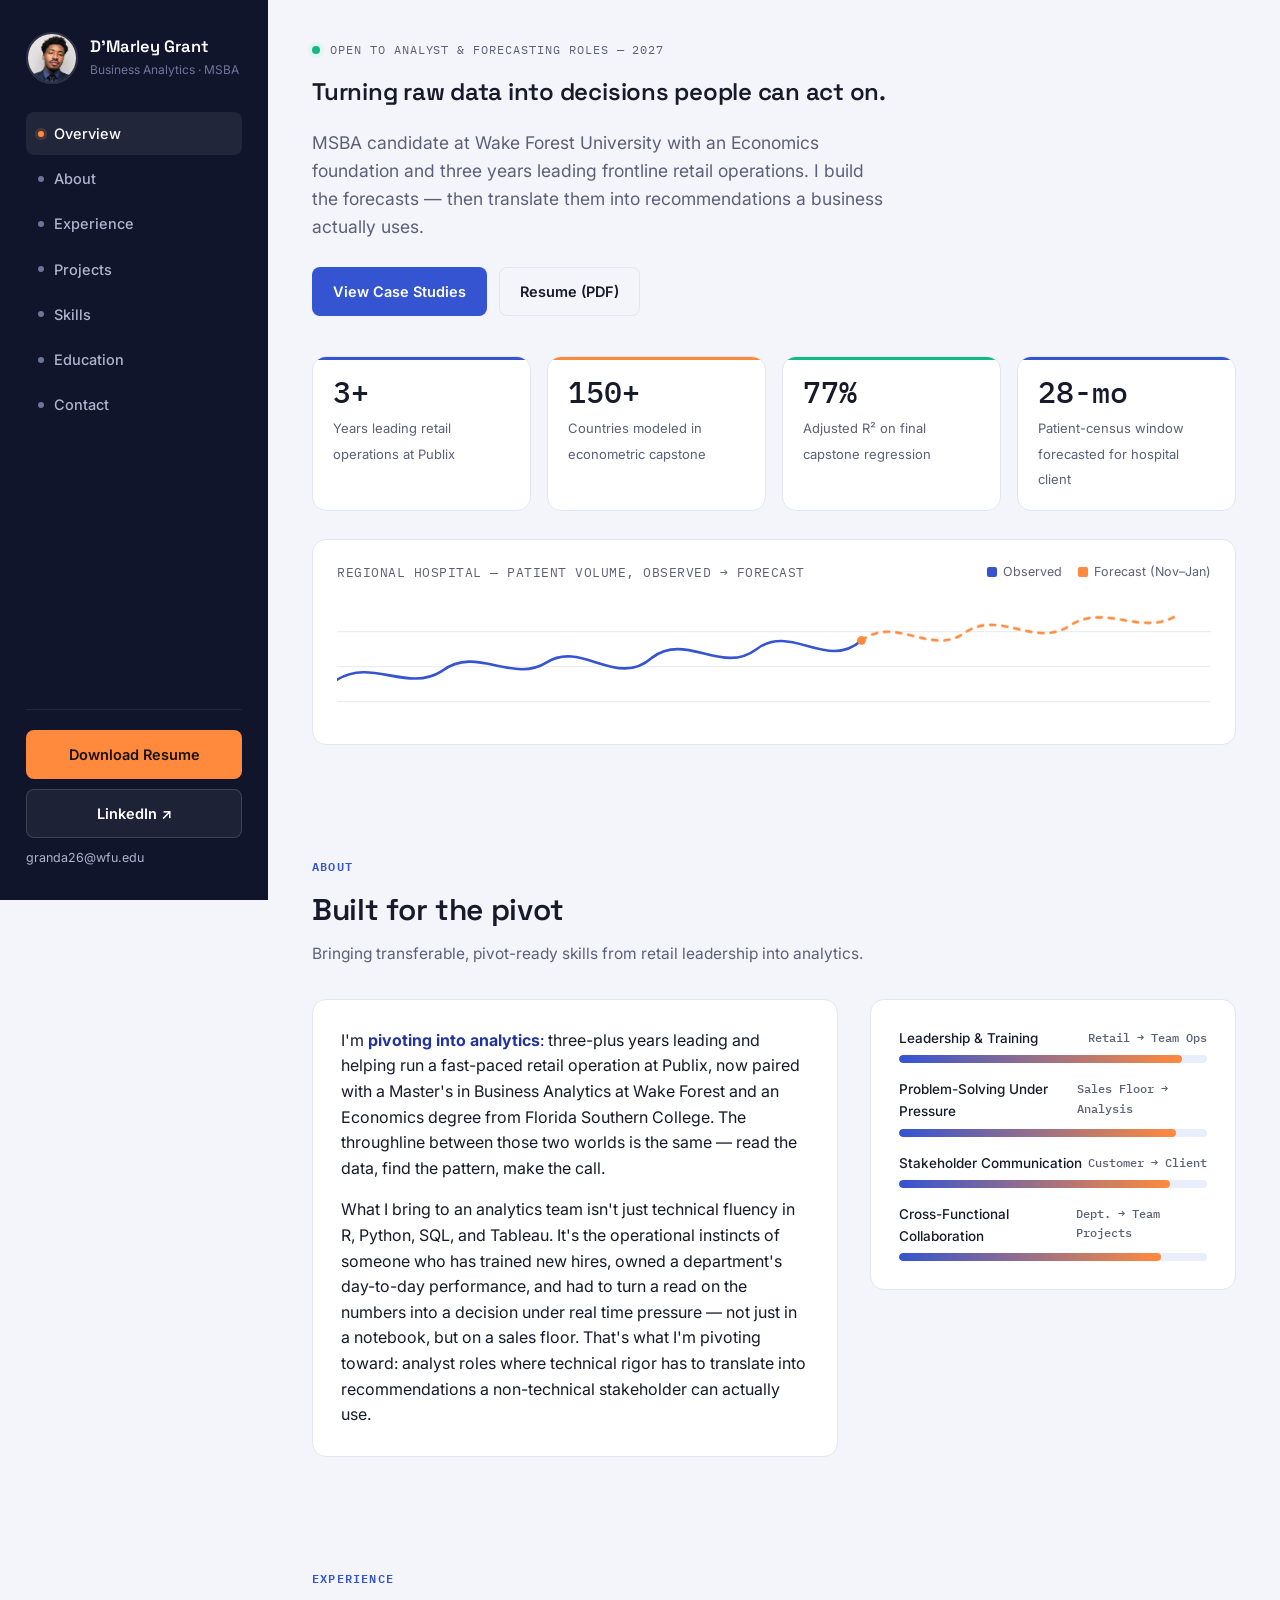
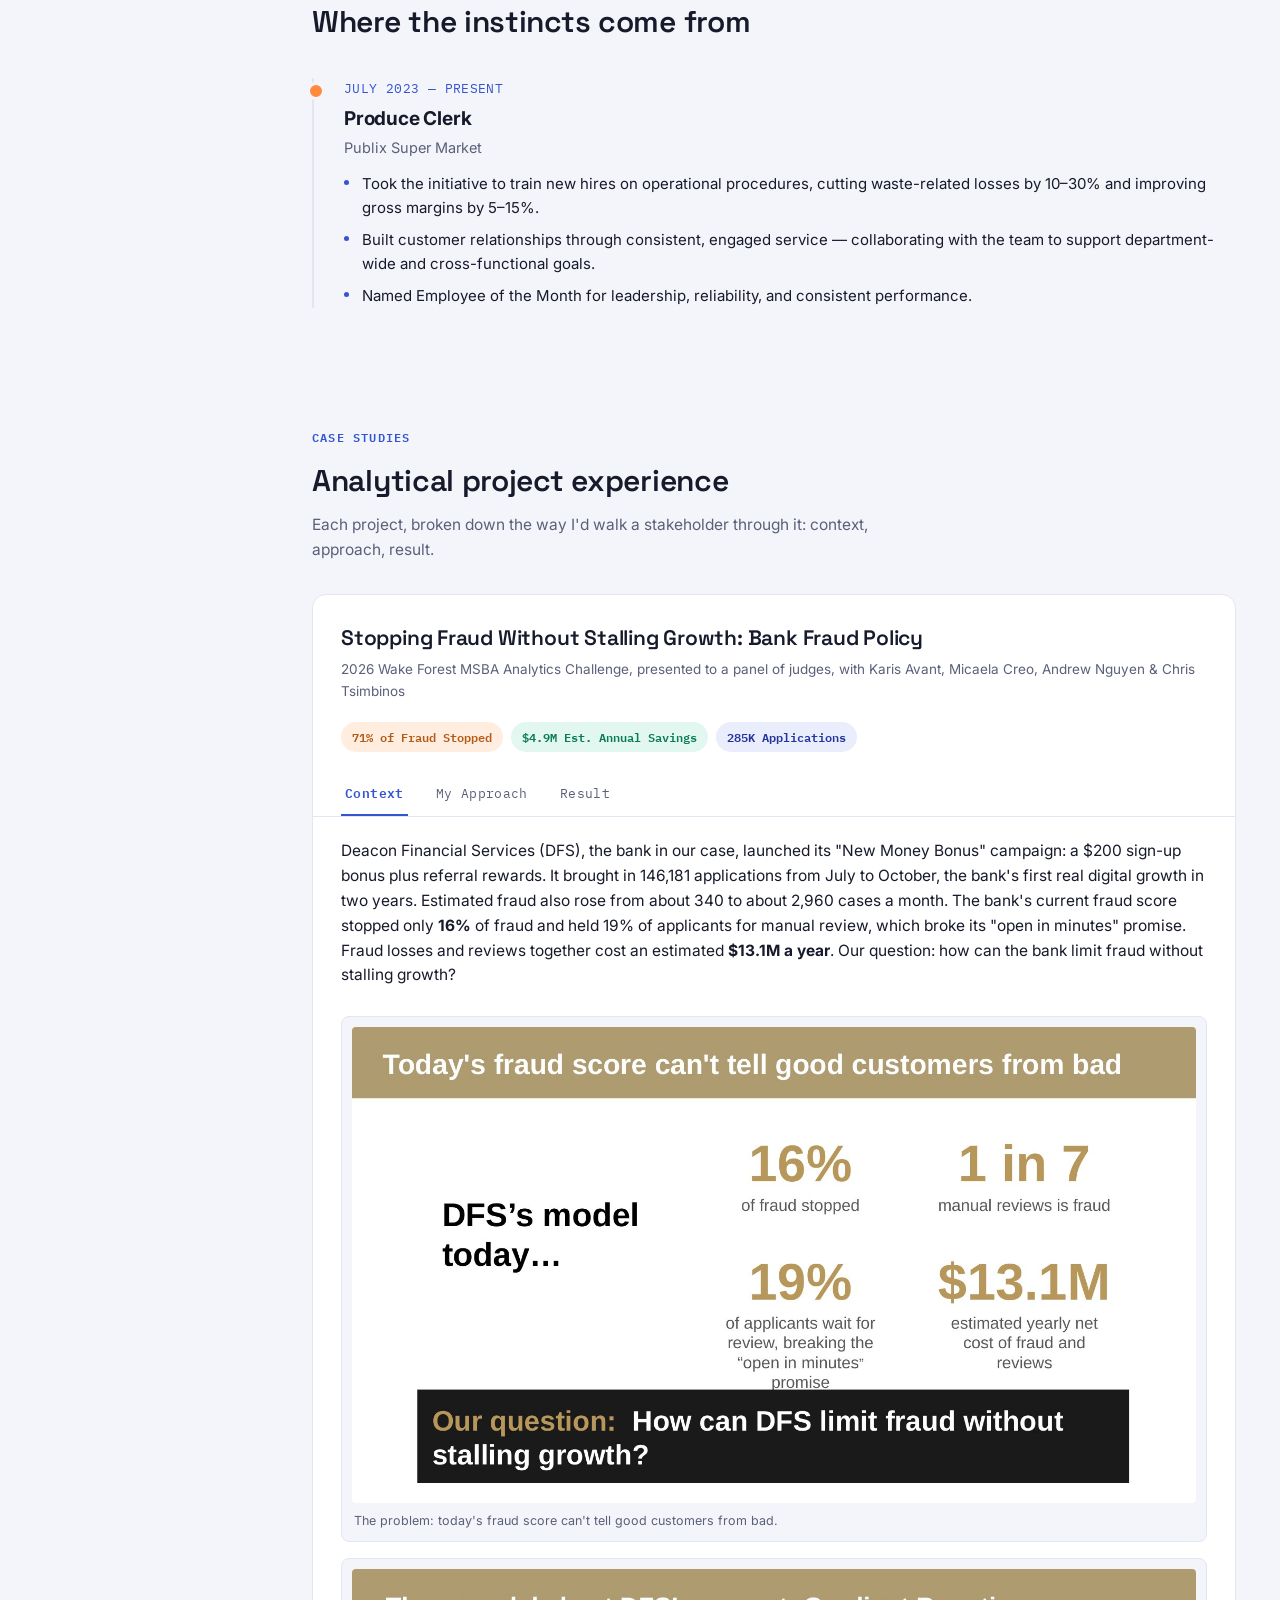
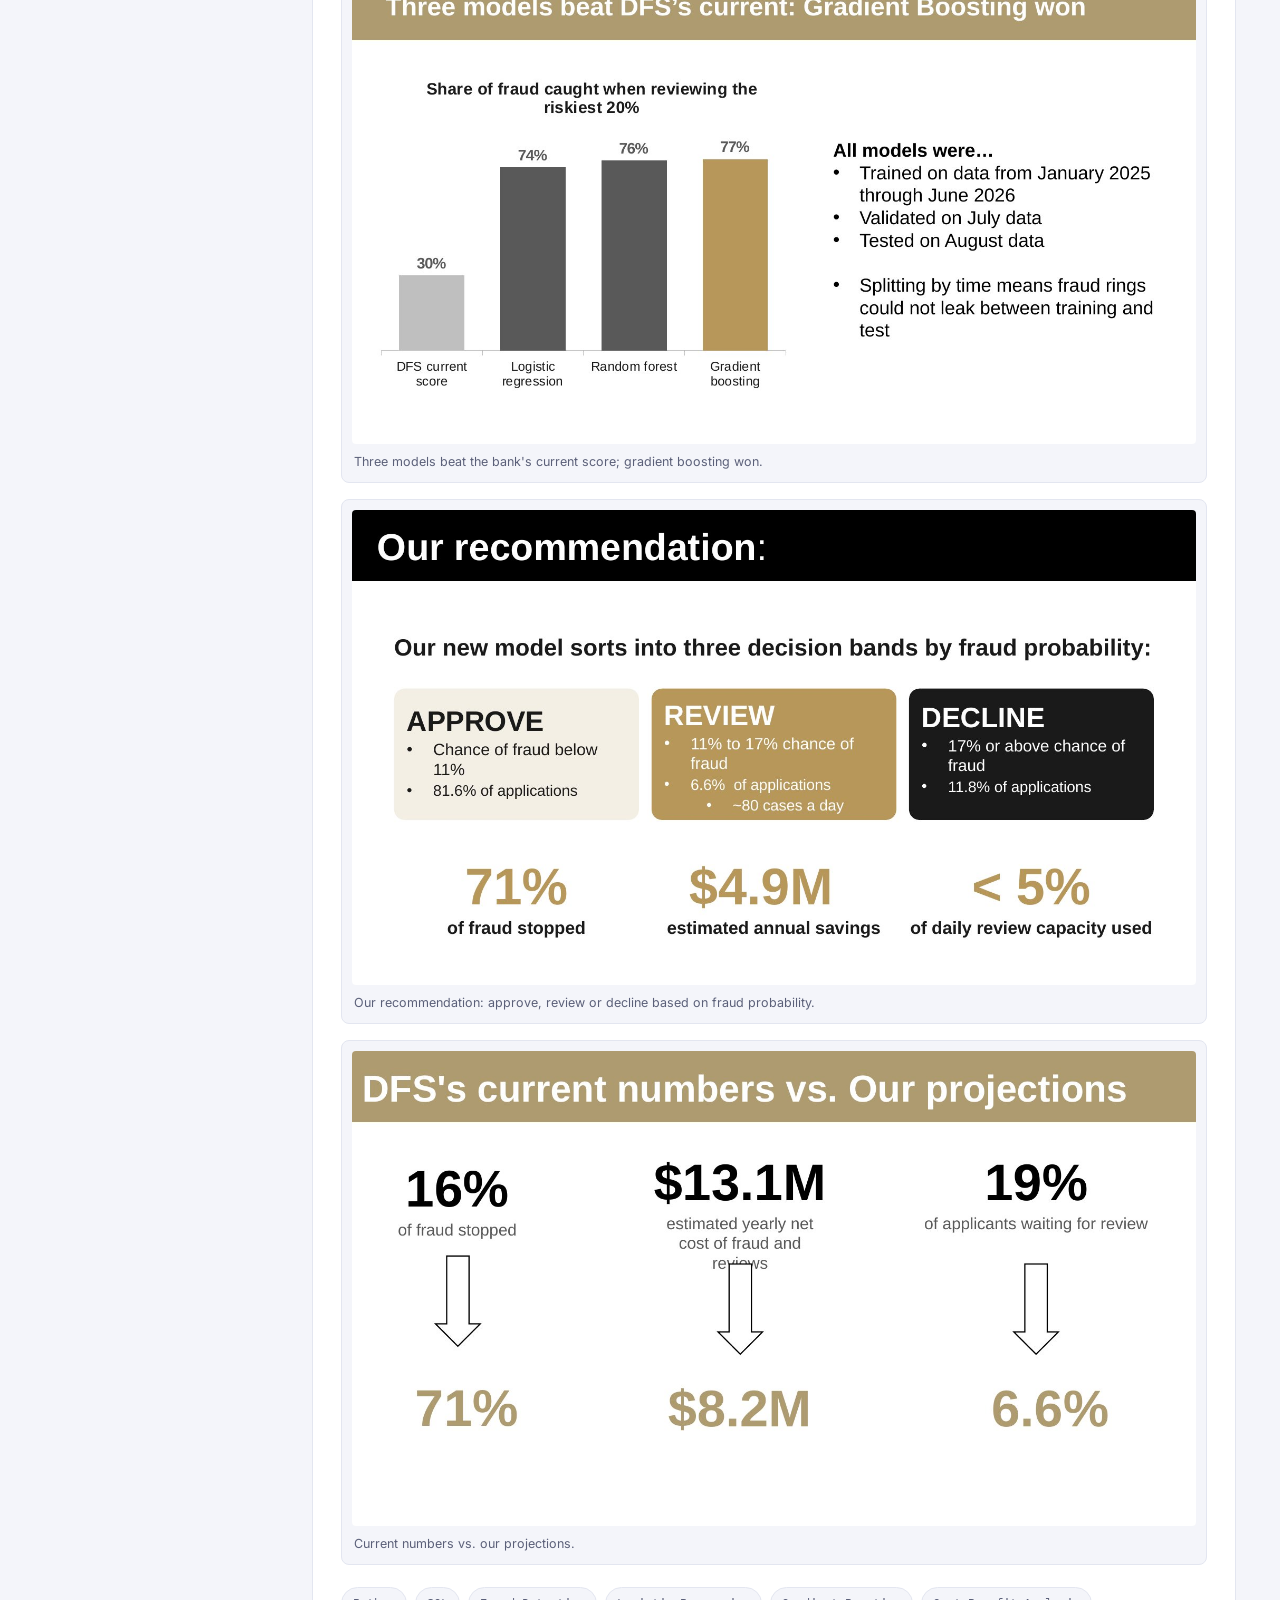
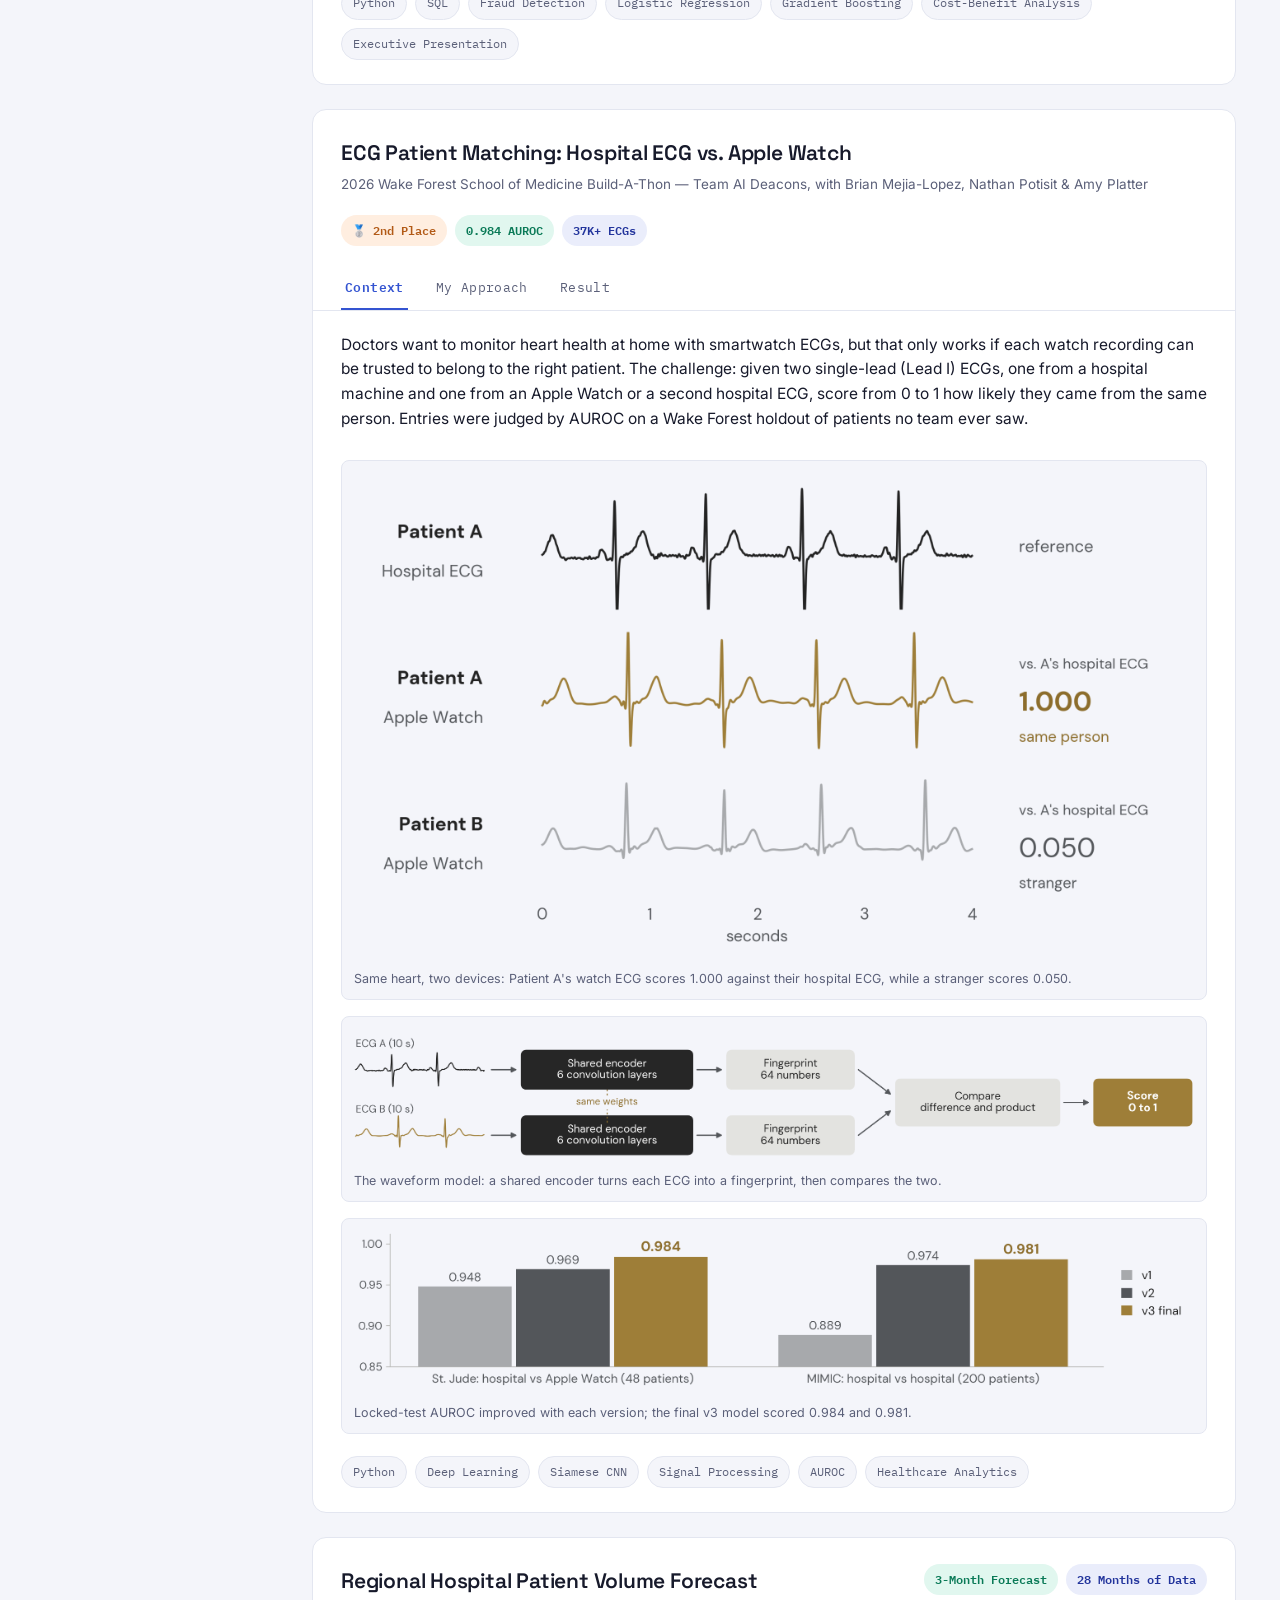
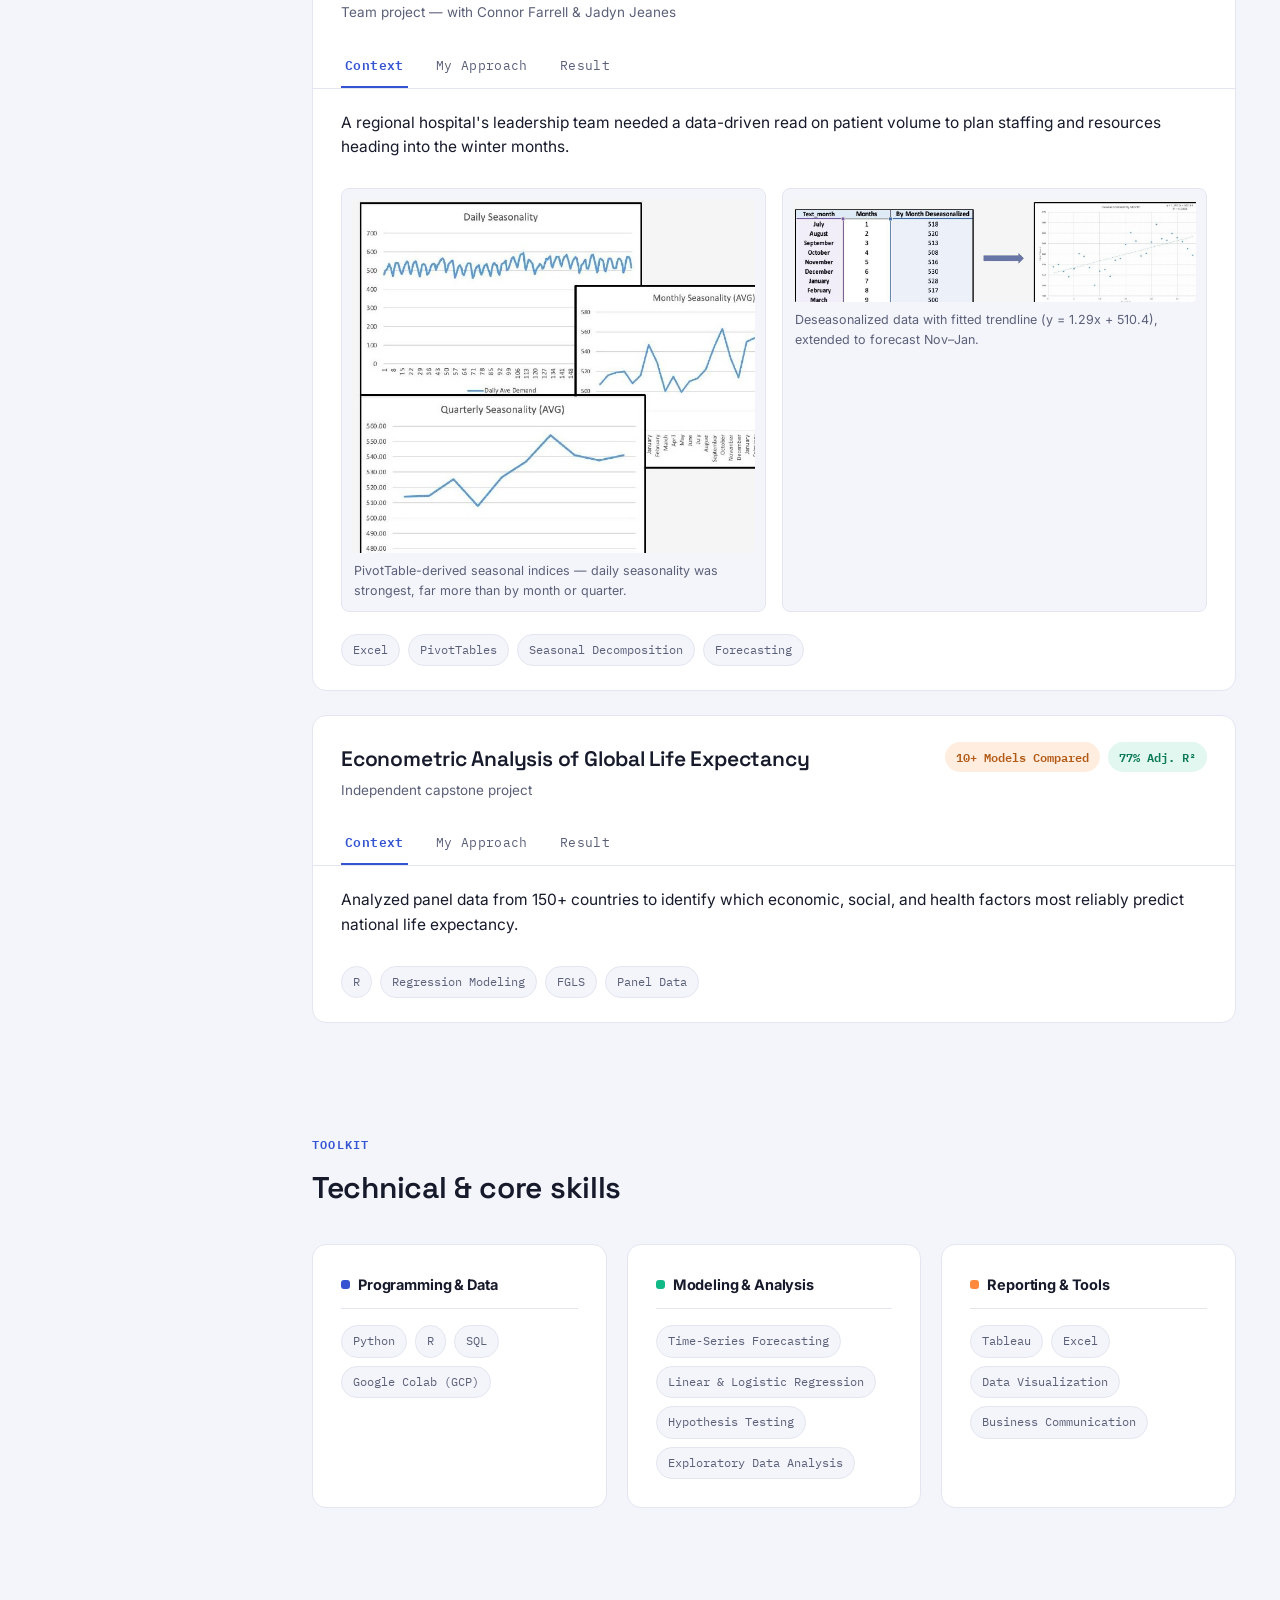
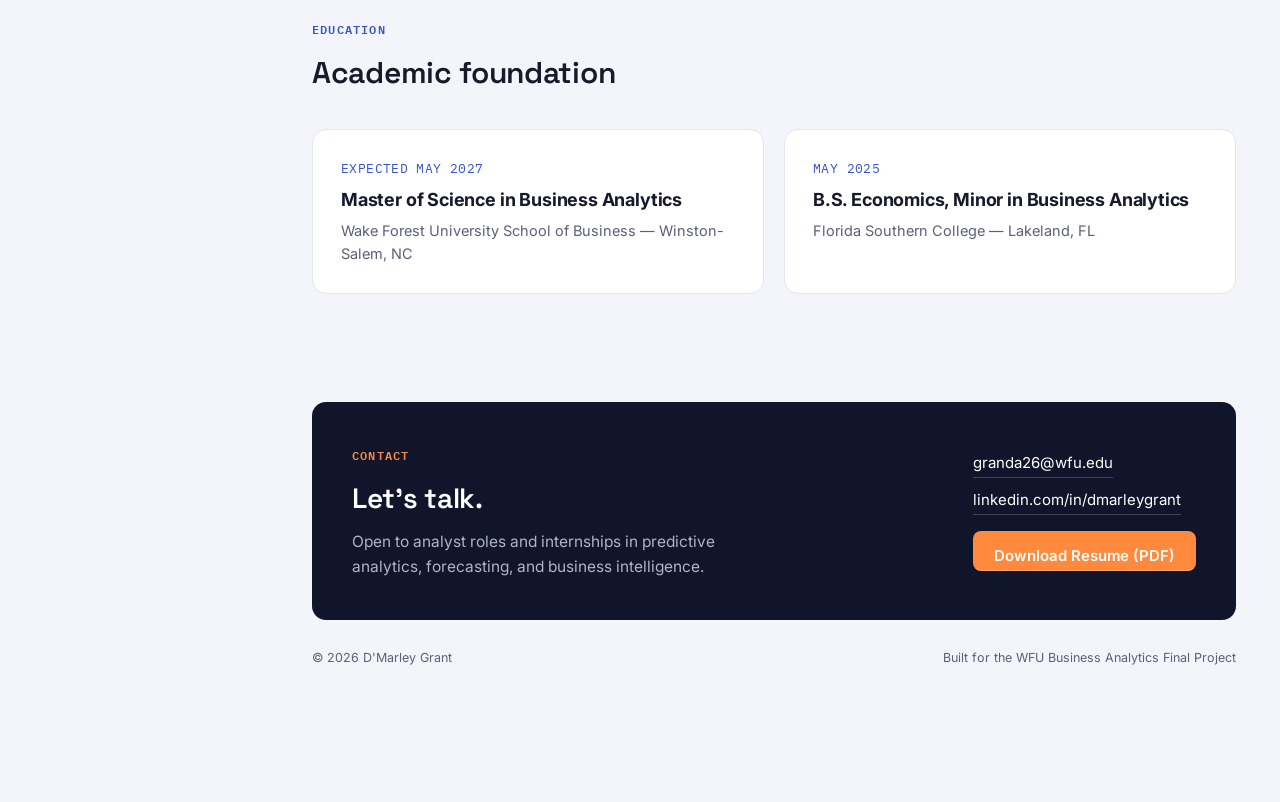
<file: index.html>
<!DOCTYPE html>
<html lang="en" class="no-js">
<head>
<meta charset="UTF-8">
<meta name="viewport" content="width=device-width, initial-scale=1.0">
<title>D'Marley Grant | Business Analytics &amp; Econometrics</title>
<meta name="description" content="D'Marley Grant — MSBA Candidate at Wake Forest University. Predictive modeling, econometrics, and forecasting, built on a foundation of frontline leadership.">

<link rel="preconnect" href="https://fonts.googleapis.com">
<link rel="preconnect" href="https://fonts.gstatic.com" crossorigin>
<link href="https://fonts.googleapis.com/css2?family=Space+Grotesk:wght@500;600;700&family=Inter:wght@400;500;600;700&family=IBM+Plex+Mono:wght@500&display=swap" rel="stylesheet">
<link rel="stylesheet" href="style.css">
</head>
<body>

<div class="app">

  <!-- ============ SIDEBAR ============ -->
  <aside class="sidebar" id="sidebar">
    <div class="sidebar-brand">
      <div class="sidebar-portrait">
        <img src="assets/headshot.png" alt="Portrait of D'Marley Grant">
      </div>
      <div>
        <div class="sidebar-name">D'Marley Grant</div>
        <div class="sidebar-role">Business Analytics · MSBA</div>
      </div>
      <div class="mobile-bar" style="margin-left:auto;">
        <button class="mobile-toggle" id="mobileToggle" aria-label="Toggle menu" aria-expanded="false" aria-controls="sidebar">
          <span></span><span></span><span></span>
        </button>
      </div>
    </div>

    <nav class="sidebar-nav" aria-label="Section navigation">
      <a href="#overview" class="active"><span class="dot"></span>Overview</a>
      <a href="#about"><span class="dot"></span>About</a>
      <a href="#experience"><span class="dot"></span>Experience</a>
      <a href="#projects"><span class="dot"></span>Projects</a>
      <a href="#skills"><span class="dot"></span>Skills</a>
      <a href="#education"><span class="dot"></span>Education</a>
      <a href="#contact"><span class="dot"></span>Contact</a>
    </nav>

    <div class="sidebar-footer">
      <a href="assets/DMarleyGrant_Resume.pdf" class="btn btn-accent btn-block" target="_blank" rel="noopener">Download Resume</a>
      <a href="https://www.linkedin.com/in/dmarleygrant" class="btn btn-ghost-dark btn-block" target="_blank" rel="noopener">LinkedIn ↗</a>
      <div class="sidebar-contact">
        <a href="mailto:granda26@wfu.edu">granda26@wfu.edu</a>
      </div>
    </div>
  </aside>

  <!-- ============ MAIN ============ -->
  <main class="main">

    <!-- OVERVIEW / HERO -->
    <section class="panel-section" id="overview">
      <div class="hero-eyebrow-row">
        <span class="live-dot" aria-hidden="true"></span>
        <span class="label">Open to Analyst &amp; Forecasting Roles — 2027</span>
      </div>
      <h1>Turning raw data into decisions people can act on.</h1>
      <p class="hero-sub">
        MSBA candidate at Wake Forest University with an Economics foundation and three years
        leading frontline retail operations. I build the forecasts — then translate them into
        recommendations a business actually uses.
      </p>
      <div class="hero-actions">
        <a href="#projects" class="btn btn-primary">View Case Studies</a>
        <a href="assets/DMarleyGrant_Resume.pdf" class="btn btn-outline" target="_blank" rel="noopener">Resume (PDF)</a>
      </div>

      <div class="kpi-grid">
        <div class="kpi-card" style="--kpi-color:#3454D1;">
          <span class="kpi-num" data-count="3" data-suffix="+">3+</span>
          <span class="kpi-label">Years leading retail operations at Publix</span>
        </div>
        <div class="kpi-card" style="--kpi-color:#FF8A3D;">
          <span class="kpi-num" data-count="150" data-suffix="+">150+</span>
          <span class="kpi-label">Countries modeled in econometric capstone</span>
        </div>
        <div class="kpi-card" style="--kpi-color:#12B886;">
          <span class="kpi-num" data-count="77" data-suffix="%">77%</span>
          <span class="kpi-label">Adjusted R² on final capstone regression</span>
        </div>
        <div class="kpi-card" style="--kpi-color:#3454D1;">
          <span class="kpi-num" data-count="28" data-suffix="-mo">28-mo</span>
          <span class="kpi-label">Patient-census window forecasted for hospital client</span>
        </div>
      </div>

      <div class="hero-chart-card">
        <div class="hero-chart-head">
          <span class="hero-chart-title">Regional Hospital — Patient Volume, Observed → Forecast</span>
          <div class="chart-legend">
            <span><i style="background:#3454D1;"></i>Observed</span>
            <span><i style="background:#FF8A3D;"></i>Forecast (Nov–Jan)</span>
          </div>
        </div>
        <svg class="forecast-svg" viewBox="0 0 1000 160" preserveAspectRatio="none" role="img" aria-label="Illustrative chart of observed patient-volume seasonality followed by a dashed three-month forecast line">
          <line x1="0" y1="130" x2="1000" y2="130" stroke="#E3E6F0" stroke-width="1"/>
          <line x1="0" y1="90" x2="1000" y2="90" stroke="#E3E6F0" stroke-width="1"/>
          <line x1="0" y1="50" x2="1000" y2="50" stroke="#E3E6F0" stroke-width="1"/>
          <path class="observed" d="M0,105 C40,80 80,120 120,95 C160,65 200,110 240,85 C280,60 320,115 360,80 C400,50 440,100 480,70 C520,40 560,95 600,60"
                fill="none" stroke="#3454D1" stroke-width="3" stroke-linecap="round"/>
          <path class="projected" d="M600,60 C640,30 680,80 720,50 C760,25 800,70 840,42 C880,18 920,55 960,32"
                fill="none" stroke="#FF8A3D" stroke-width="3" stroke-linecap="round"/>
          <circle cx="600" cy="60" r="5" fill="#FF8A3D"/>
        </svg>
      </div>
    </section>

    <!-- ABOUT -->
    <section class="panel-section" id="about">
      <div class="section-head">
        <span class="eyebrow">About</span>
        <h2 class="section-title">Built for the pivot</h2>
        <p class="section-sub">Bringing transferable, pivot-ready skills from retail leadership into analytics.</p>
      </div>
      <div class="about-layout">
        <div class="panel-card about-card">
          <p>
            I'm <strong>pivoting into analytics</strong>: three-plus years leading and helping run
            a fast-paced retail operation at Publix, now paired with a Master's in Business Analytics at
            Wake Forest and an Economics degree from Florida Southern College. The throughline
            between those two worlds is the same — read the data, find the pattern, make the call.
          </p>
          <p>
            What I bring to an analytics team isn't just technical fluency in R, Python, SQL, and
            Tableau. It's the operational instincts of someone who has trained new hires, owned a
            department's day-to-day performance, and had to turn a read on the numbers into a
            decision under real time pressure — not just in a notebook, but on a sales floor.
            That's what I'm pivoting toward: analyst roles where technical rigor has to translate
            into recommendations a non-technical stakeholder can actually use.
          </p>
        </div>
        <div class="panel-card">
          <div class="meter-group">
            <div>
              <div class="meter-row-label"><span>Leadership &amp; Training</span><span class="tag-val">Retail → Team Ops</span></div>
              <div class="meter-track"><div class="meter-fill" data-width="92" style="width:92%;"></div></div>
            </div>
            <div>
              <div class="meter-row-label"><span>Problem-Solving Under Pressure</span><span class="tag-val">Sales Floor → Analysis</span></div>
              <div class="meter-track"><div class="meter-fill" data-width="90" style="width:90%;"></div></div>
            </div>
            <div>
              <div class="meter-row-label"><span>Stakeholder Communication</span><span class="tag-val">Customer → Client</span></div>
              <div class="meter-track"><div class="meter-fill" data-width="88" style="width:88%;"></div></div>
            </div>
            <div>
              <div class="meter-row-label"><span>Cross-Functional Collaboration</span><span class="tag-val">Dept. → Team Projects</span></div>
              <div class="meter-track"><div class="meter-fill" data-width="85" style="width:85%;"></div></div>
            </div>
          </div>
        </div>
      </div>
    </section>

    <!-- EXPERIENCE -->
    <section class="panel-section" id="experience">
      <div class="section-head">
        <span class="eyebrow">Experience</span>
        <h2 class="section-title">Where the instincts come from</h2>
      </div>
      <ul class="timeline">
        <li class="timeline-item">
          <div class="timeline-meta">JULY 2023 — PRESENT</div>
          <h3>Produce Clerk</h3>
          <div class="timeline-org">Publix Super Market</div>
          <ul>
            <li>Took the initiative to train new hires on operational procedures, cutting waste-related losses by 10–30% and improving gross margins by 5–15%.</li>
            <li>Built customer relationships through consistent, engaged service — collaborating with the team to support department-wide and cross-functional goals.</li>
            <li>Named Employee of the Month for leadership, reliability, and consistent performance.</li>
          </ul>
        </li>
      </ul>
    </section>

    <!-- PROJECTS -->
    <section class="panel-section" id="projects">
      <div class="section-head">
        <span class="eyebrow">Case Studies</span>
        <h2 class="section-title">Analytical project experience</h2>
        <p class="section-sub">Each project, broken down the way I'd walk a stakeholder through it: context, approach, result.</p>
      </div>

      <article class="project-card">
        <div class="project-head">
          <div>
            <h3>Stopping Fraud Without Stalling Growth: Bank Fraud Policy</h3>
            <div class="project-collab">2026 Wake Forest MSBA Analytics Challenge, presented to a panel of judges, with Karis Avant, Micaela Creo, Andrew Nguyen &amp; Chris Tsimbinos</div>
          </div>
          <div class="project-badges">
            <span class="badge badge-accent">71% of Fraud Stopped</span>
            <span class="badge">$4.9M Est. Annual Savings</span>
            <span class="badge badge-blue">285K Applications</span>
          </div>
        </div>

        <div class="stepper-tabs" role="tablist" aria-label="Fraud policy project breakdown">
          <button class="stepper-tab is-active" role="tab" aria-selected="true" data-panel="dfs-context">Context</button>
          <button class="stepper-tab" role="tab" aria-selected="false" data-panel="dfs-approach">My Approach</button>
          <button class="stepper-tab" role="tab" aria-selected="false" data-panel="dfs-result">Result</button>
        </div>
        <div class="stepper-panels">
          <div class="stepper-panel is-active" id="dfs-context">
            <p>Deacon Financial Services (DFS), the bank in our case, launched its "New Money Bonus" campaign: a $200 sign-up bonus plus referral rewards. It brought in 146,181 applications from July to October, the bank's first real digital growth in two years. Estimated fraud also rose from about 340 to about 2,960 cases a month. The bank's current fraud score stopped only <strong>16%</strong> of fraud and held 19% of applicants for manual review, which broke its "open in minutes" promise. Fraud losses and reviews together cost an estimated <strong>$13.1M a year</strong>. Our question: how can the bank limit fraud without stalling growth?</p>
          </div>
          <div class="stepper-panel" id="dfs-approach">
            <p><strong>My own model.</strong> Before the team model came together, I built my own model on my own to work through the problem end to end. It's a stepwise logistic regression that scores each application when it's submitted, plus a second version that adds the first 30 days of account activity. Every cleaning step (missing-value medians, outlier caps, low-variability checks) was learned from training rows only, and I checked it with 5-fold cross-validation. I compared it head to head with the bank's live score using actual losses from its investigation records: <em>net value = fraud caught × loss per missed fraud − applications flagged × review cost</em>. I ran that comparison at equal review capacity, and again with a fuller cost that adds bonuses paid and investigation time. To make sure the gap wasn't luck, I re-drew the test set 1,000 times.</p>
            <p style="margin-top:12px;">My model reached a test AUC of <strong>0.740</strong>, against 0.640 for the bank's score on the same test applications. Reviewing the same share of applications as the bank, my model caught <strong>55.5% of fraud versus 34.1%</strong> for the bank's score, and came out about <strong>$379K ahead per 100,000 applications</strong> while the bank's score lost about $203K, once all costs of a missed fraud are counted (direct loss, bonus paid and investigation). My model beat the bank's score in all 1,000 re-draws. That showed me how much better the data could do than the current score, and the team's model pushed it further.</p>
            <p style="margin-top:12px;"><strong>The team model we presented.</strong> We pulled 30 tables from the bank's SQL database and merged them into one row per application: 285,046 applications and 14,325 confirmed fraud cases. Much of the work was thinking like the people committing the fraud. How would someone farm the $200 bonus, open accounts with stolen or made-up identities, or run a referral ring? Those questions turned into new variables the raw data didn't have, such as how many applications came from the same device, referral code or email domain in the last 30 days, hours since the same person last applied, and how many seconds a session took to submit. Our "ring" signals proved the point: the top 1% of repeated devices accounted for 54% of device-linked fraud, and 8 of the model's top 15 drivers were variables we engineered this way. Because fraudsters adapt, we framed this as an ongoing habit: keep asking how someone would game the next offer, and build the variable before the losses show up. We trained on January 2025 to June 2026, validated on July and tested on August, so fraud rings couldn't leak between training and test. We compared logistic regression, random forest and gradient boosting. Gradient boosting won with a test ROC-AUC of 0.889, against 0.607 for the bank's current score.</p>
          </div>
          <div class="stepper-panel" id="dfs-result">
            <p>We recommended a <strong>three-band policy</strong> built on the team model. Applications under an 11% fraud probability are approved instantly (81.6%), those from 11% to 17% go to human review (6.6%, about 80 a day and under 5% of review capacity), and those at 17% or higher are declined. The policy stops <strong>71% of fraud versus 16% today</strong>, about 4.5× more. It cuts the estimated yearly net cost from $13.1M to $8.2M, saving about <strong>$4.9M a year</strong>, and raises instant decisions from about 81% to 93%. A decline-only policy would have saved about $1.4M more. We kept human review anyway because it lets through 21% fewer frauds than a flat approve/decline rule and keeps producing fresh fraud labels to retrain the model. We also gave Marketing and Risk recommendations: referrals were 13% of applications but 41% of fraud, so we proposed a repeat-device and referral-code review rule and a bonus clawback clause.</p>
            <div class="impact-strip"><strong>Business impact:</strong> gives the bank a way to keep its growth campaign running while catching far more fraud, and lets most good customers still open an account in minutes.</div>
          </div>
        </div>
        <div class="project-media">
          <figure style="grid-column: 1 / -1;">
            <img src="assets/project-dfs-problem.jpg" alt="Slide: the bank's current model stops 16% of fraud, 1 in 7 manual reviews is fraud, 19% of applicants wait for review, and fraud plus reviews cost an estimated $13.1M a year" loading="lazy">
            <figcaption>The problem: today's fraud score can't tell good customers from bad.</figcaption>
          </figure>
          <figure style="grid-column: 1 / -1;">
            <img src="assets/project-dfs-model-comparison.jpg" alt="Bar chart of share of fraud caught when reviewing the riskiest 20%: current score 30%, logistic regression 74%, random forest 76%, gradient boosting 77%" loading="lazy">
            <figcaption>Three models beat the bank's current score; gradient boosting won.</figcaption>
          </figure>
          <figure style="grid-column: 1 / -1;">
            <img src="assets/project-dfs-recommendation.jpg" alt="Slide: three decision bands, approve below 11%, review 11 to 17%, decline 17% or above, stopping 71% of fraud with $4.9M estimated annual savings" loading="lazy">
            <figcaption>Our recommendation: approve, review or decline based on fraud probability.</figcaption>
          </figure>
          <figure style="grid-column: 1 / -1;">
            <img src="assets/project-dfs-before-after.jpg" alt="Slide comparing current numbers to projections: fraud stopped 16% to 71%, yearly net cost $13.1M to $8.2M, applicants waiting for review 19% to 6.6%" loading="lazy">
            <figcaption>Current numbers vs. our projections.</figcaption>
          </figure>
        </div>
        <div class="project-tags">
          <span class="tag">Python</span>
          <span class="tag">SQL</span>
          <span class="tag">Fraud Detection</span>
          <span class="tag">Logistic Regression</span>
          <span class="tag">Gradient Boosting</span>
          <span class="tag">Cost-Benefit Analysis</span>
          <span class="tag">Executive Presentation</span>
        </div>
      </article>

      <article class="project-card">
        <div class="project-head">
          <div>
            <h3>ECG Patient Matching: Hospital ECG vs. Apple Watch</h3>
            <div class="project-collab">2026 Wake Forest School of Medicine Build-A-Thon — Team AI Deacons, with Brian Mejia-Lopez, Nathan Potisit &amp; Amy Platter</div>
          </div>
          <div class="project-badges">
            <span class="badge badge-accent">🥈 2nd Place</span>
            <span class="badge">0.984 AUROC</span>
            <span class="badge badge-blue">37K+ ECGs</span>
          </div>
        </div>

        <div class="stepper-tabs" role="tablist" aria-label="ECG matching project breakdown">
          <button class="stepper-tab is-active" role="tab" aria-selected="true" data-panel="ecg-context">Context</button>
          <button class="stepper-tab" role="tab" aria-selected="false" data-panel="ecg-approach">My Approach</button>
          <button class="stepper-tab" role="tab" aria-selected="false" data-panel="ecg-result">Result</button>
        </div>
        <div class="stepper-panels">
          <div class="stepper-panel is-active" id="ecg-context">
            <p>Doctors want to monitor heart health at home with smartwatch ECGs, but that only works if each watch recording can be trusted to belong to the right patient. The challenge: given two single-lead (Lead I) ECGs, one from a hospital machine and one from an Apple Watch or a second hospital ECG, score from 0 to 1 how likely they came from the same person. Entries were judged by AUROC on a Wake Forest holdout of patients no team ever saw.</p>
          </div>
          <div class="stepper-panel" id="ecg-approach">
            <p>We built a three-step pipeline in Python: <strong>clean</strong> every ECG the same way (resample to 250 Hz, filter drift and noise, rescale so the beat's shape matters, not the device), <strong>score</strong> each pair with two models, then <strong>blend</strong> them. A Siamese CNN turns each 10-second signal into a 64-number "fingerprint" and compares them (80% of the score); a heartbeat model compares the median beat plus six measurements a doctor can check, like heart rate, R peak height and T wave height (20%). We trained on 37,237 hospital ECGs from 10,000 MIMIC-IV patients plus St. Jude hospital/watch pairs, split patients before building pairs so no one appeared in both training and testing, and tuned every setting on a separate practice group.</p>
          </div>
          <div class="stepper-panel" id="ecg-result">
            <p>Our model came in <strong>second place</strong> at the Build-A-Thon. On patients it never saw, it reached an AUROC of <strong>0.984</strong> for hospital vs. Apple Watch and <strong>0.981</strong> for hospital vs. hospital, and ranked the patient's own watch ECG first out of 48 candidates 79.2% of the time (chance is about 2%). Error analysis showed most misses came from noisy watch recordings or large heart-rate changes between recordings, and we tested several "fixes" before trusting them, keeping only what actually helped.</p>
            <div class="impact-strip"><strong>Business impact:</strong> shows a smartwatch ECG carries a personal signature strong enough to flag records filed under the wrong patient and to audit "anonymized" ECG data for re-identification risk before it's shared.</div>
          </div>
        </div>
        <div class="project-media">
          <figure style="grid-column: 1 / -1;">
            <img src="assets/project-ecg-matching-example.png" alt="Three ECG traces: Patient A hospital ECG, Patient A Apple Watch ECG scoring 1.000 as the same person, and Patient B Apple Watch ECG scoring 0.050 as a stranger" loading="lazy">
            <figcaption>Same heart, two devices: Patient A's watch ECG scores 1.000 against their hospital ECG, while a stranger scores 0.050.</figcaption>
          </figure>
          <figure style="grid-column: 1 / -1;">
            <img src="assets/project-ecg-siamese-model.png" alt="Diagram of a Siamese CNN: two ECGs pass through a shared six-layer encoder into 64-number fingerprints, which are compared to produce a score from 0 to 1" loading="lazy">
            <figcaption>The waveform model: a shared encoder turns each ECG into a fingerprint, then compares the two.</figcaption>
          </figure>
          <figure style="grid-column: 1 / -1;">
            <img src="assets/project-ecg-auroc-results.png" alt="Bar chart of locked-test AUROC across model versions v1, v2 and v3, reaching 0.984 for St. Jude hospital vs Apple Watch and 0.981 for MIMIC hospital vs hospital" loading="lazy">
            <figcaption>Locked-test AUROC improved with each version; the final v3 model scored 0.984 and 0.981.</figcaption>
          </figure>
        </div>
        <div class="project-tags">
          <span class="tag">Python</span>
          <span class="tag">Deep Learning</span>
          <span class="tag">Siamese CNN</span>
          <span class="tag">Signal Processing</span>
          <span class="tag">AUROC</span>
          <span class="tag">Healthcare Analytics</span>
        </div>
      </article>

      <article class="project-card">
        <div class="project-head">
          <div>
            <h3>Regional Hospital Patient Volume Forecast</h3>
            <div class="project-collab">Team project — with Connor Farrell &amp; Jadyn Jeanes</div>
          </div>
          <div class="project-badges">
            <span class="badge">3-Month Forecast</span>
            <span class="badge badge-blue">28 Months of Data</span>
          </div>
        </div>

        <div class="stepper-tabs" role="tablist" aria-label="Hospital project breakdown">
          <button class="stepper-tab is-active" role="tab" aria-selected="true" data-panel="hosp-context">Context</button>
          <button class="stepper-tab" role="tab" aria-selected="false" data-panel="hosp-approach">My Approach</button>
          <button class="stepper-tab" role="tab" aria-selected="false" data-panel="hosp-result">Result</button>
        </div>
        <div class="stepper-panels">
          <div class="stepper-panel is-active" id="hosp-context">
            <p>A regional hospital's leadership team needed a data-driven read on patient volume to plan staffing and resources heading into the winter months.</p>
          </div>
          <div class="stepper-panel" id="hosp-approach">
            <p>Helped isolate day-of-week and monthly seasonality from 28 months of daily patient census data using PivotTable-derived seasonal indices, built the deseasonalized regression trendline, then reseasonalized the results to produce the final forecast.</p>
          </div>
          <div class="stepper-panel" id="hosp-result">
            <p>Delivered a three-month (Nov–Jan) forecast identifying Wednesdays and Thursdays as peak-demand days and a January volume spike tied to post-holiday visits and flu season.</p>
            <div class="impact-strip"><strong>Business impact:</strong> directly informed staffing, scheduling, and supply-chain recommendations for hospital leadership.</div>
          </div>
        </div>
        <div class="project-media">
          <figure>
            <img src="assets/project-hospital-seasonality.jpg" alt="Line charts showing daily, monthly, and quarterly seasonality in hospital patient volume" loading="lazy">
            <figcaption>PivotTable-derived seasonal indices — daily seasonality was strongest, far more than by month or quarter.</figcaption>
          </figure>
          <figure>
            <img src="assets/project-hospital-regression.jpg" alt="Scatter plot with regression trendline of deseasonalized monthly patient counts, used to forecast November through January" loading="lazy">
            <figcaption>Deseasonalized data with fitted trendline (y = 1.29x + 510.4), extended to forecast Nov–Jan.</figcaption>
          </figure>
        </div>
        <div class="project-tags">
          <span class="tag">Excel</span>
          <span class="tag">PivotTables</span>
          <span class="tag">Seasonal Decomposition</span>
          <span class="tag">Forecasting</span>
        </div>
      </article>

      <article class="project-card">
        <div class="project-head">
          <div>
            <h3>Econometric Analysis of Global Life Expectancy</h3>
            <div class="project-collab">Independent capstone project</div>
          </div>
          <div class="project-badges">
            <span class="badge badge-accent">10+ Models Compared</span>
            <span class="badge">77% Adj. R²</span>
          </div>
        </div>

        <div class="stepper-tabs" role="tablist" aria-label="Life expectancy project breakdown">
          <button class="stepper-tab is-active" role="tab" aria-selected="true" data-panel="econ-context">Context</button>
          <button class="stepper-tab" role="tab" aria-selected="false" data-panel="econ-approach">My Approach</button>
          <button class="stepper-tab" role="tab" aria-selected="false" data-panel="econ-result">Result</button>
        </div>
        <div class="stepper-panels">
          <div class="stepper-panel is-active" id="econ-context">
            <p>Analyzed panel data from 150+ countries to identify which economic, social, and health factors most reliably predict national life expectancy.</p>
          </div>
          <div class="stepper-panel" id="econ-approach">
            <p>Built and compared 10+ regression specifications in R — testing interaction terms and nonlinear effects, then applying Feasible Generalized Least Squares (FGLS) correction to address heteroskedasticity across the dataset.</p>
          </div>
          <div class="stepper-panel" id="econ-result">
            <p>The final model reached 77% adjusted R², isolating education, mortality, GDP per capita, and resource access as the strongest levers.</p>
            <div class="impact-strip"><strong>Business impact:</strong> translated into clear, decision-ready policy recommendations rather than raw regression tables.</div>
          </div>
        </div>
        <div class="project-tags">
          <span class="tag">R</span>
          <span class="tag">Regression Modeling</span>
          <span class="tag">FGLS</span>
          <span class="tag">Panel Data</span>
        </div>
      </article>
    </section>

    <!-- SKILLS -->
    <section class="panel-section" id="skills">
      <div class="section-head">
        <span class="eyebrow">Toolkit</span>
        <h2 class="section-title">Technical &amp; core skills</h2>
      </div>
      <div class="skills-grid">
        <div class="panel-card skill-card">
          <h3><span class="swatch" style="background:#3454D1;"></span>Programming &amp; Data</h3>
          <div class="skill-tags">
            <span class="tag">Python</span>
            <span class="tag">R</span>
            <span class="tag">SQL</span>
            <span class="tag">Google Colab (GCP)</span>
          </div>
        </div>
        <div class="panel-card skill-card">
          <h3><span class="swatch" style="background:#12B886;"></span>Modeling &amp; Analysis</h3>
          <div class="skill-tags">
            <span class="tag">Time-Series Forecasting</span>
            <span class="tag">Linear &amp; Logistic Regression</span>
            <span class="tag">Hypothesis Testing</span>
            <span class="tag">Exploratory Data Analysis</span>
          </div>
        </div>
        <div class="panel-card skill-card">
          <h3><span class="swatch" style="background:#FF8A3D;"></span>Reporting &amp; Tools</h3>
          <div class="skill-tags">
            <span class="tag">Tableau</span>
            <span class="tag">Excel</span>
            <span class="tag">Data Visualization</span>
            <span class="tag">Business Communication</span>
          </div>
        </div>
      </div>
    </section>

    <!-- EDUCATION -->
    <section class="panel-section" id="education">
      <div class="section-head">
        <span class="eyebrow">Education</span>
        <h2 class="section-title">Academic foundation</h2>
      </div>
      <div class="edu-grid">
        <div class="panel-card edu-card">
          <div class="timeline-meta">EXPECTED MAY 2027</div>
          <h3>Master of Science in Business Analytics</h3>
          <p>Wake Forest University School of Business — Winston-Salem, NC</p>
        </div>
        <div class="panel-card edu-card">
          <div class="timeline-meta">MAY 2025</div>
          <h3>B.S. Economics, Minor in Business Analytics</h3>
          <p>Florida Southern College — Lakeland, FL</p>
        </div>
      </div>
    </section>

    <!-- CONTACT -->
    <section class="panel-section" id="contact">
      <div class="contact-card">
        <div>
          <span class="eyebrow" style="color:#FF8A3D;">Contact</span>
          <h2>Let's talk.</h2>
          <p>Open to analyst roles and internships in predictive analytics, forecasting, and business intelligence.</p>
        </div>
        <div class="contact-methods">
          <a href="mailto:granda26@wfu.edu">granda26@wfu.edu</a>
          <a href="https://www.linkedin.com/in/dmarleygrant" target="_blank" rel="noopener">linkedin.com/in/dmarleygrant</a>
          <a href="assets/DMarleyGrant_Resume.pdf" class="btn btn-accent" target="_blank" rel="noopener" style="margin-top:6px;">Download Resume (PDF)</a>
        </div>
      </div>
      <div class="footer-note">
        <span>© 2026 D'Marley Grant</span>
        <span>Built for the WFU Business Analytics Final Project</span>
      </div>
    </section>

  </main>
</div>

<script src="script.js"></script>
</body>
</html>
</file>
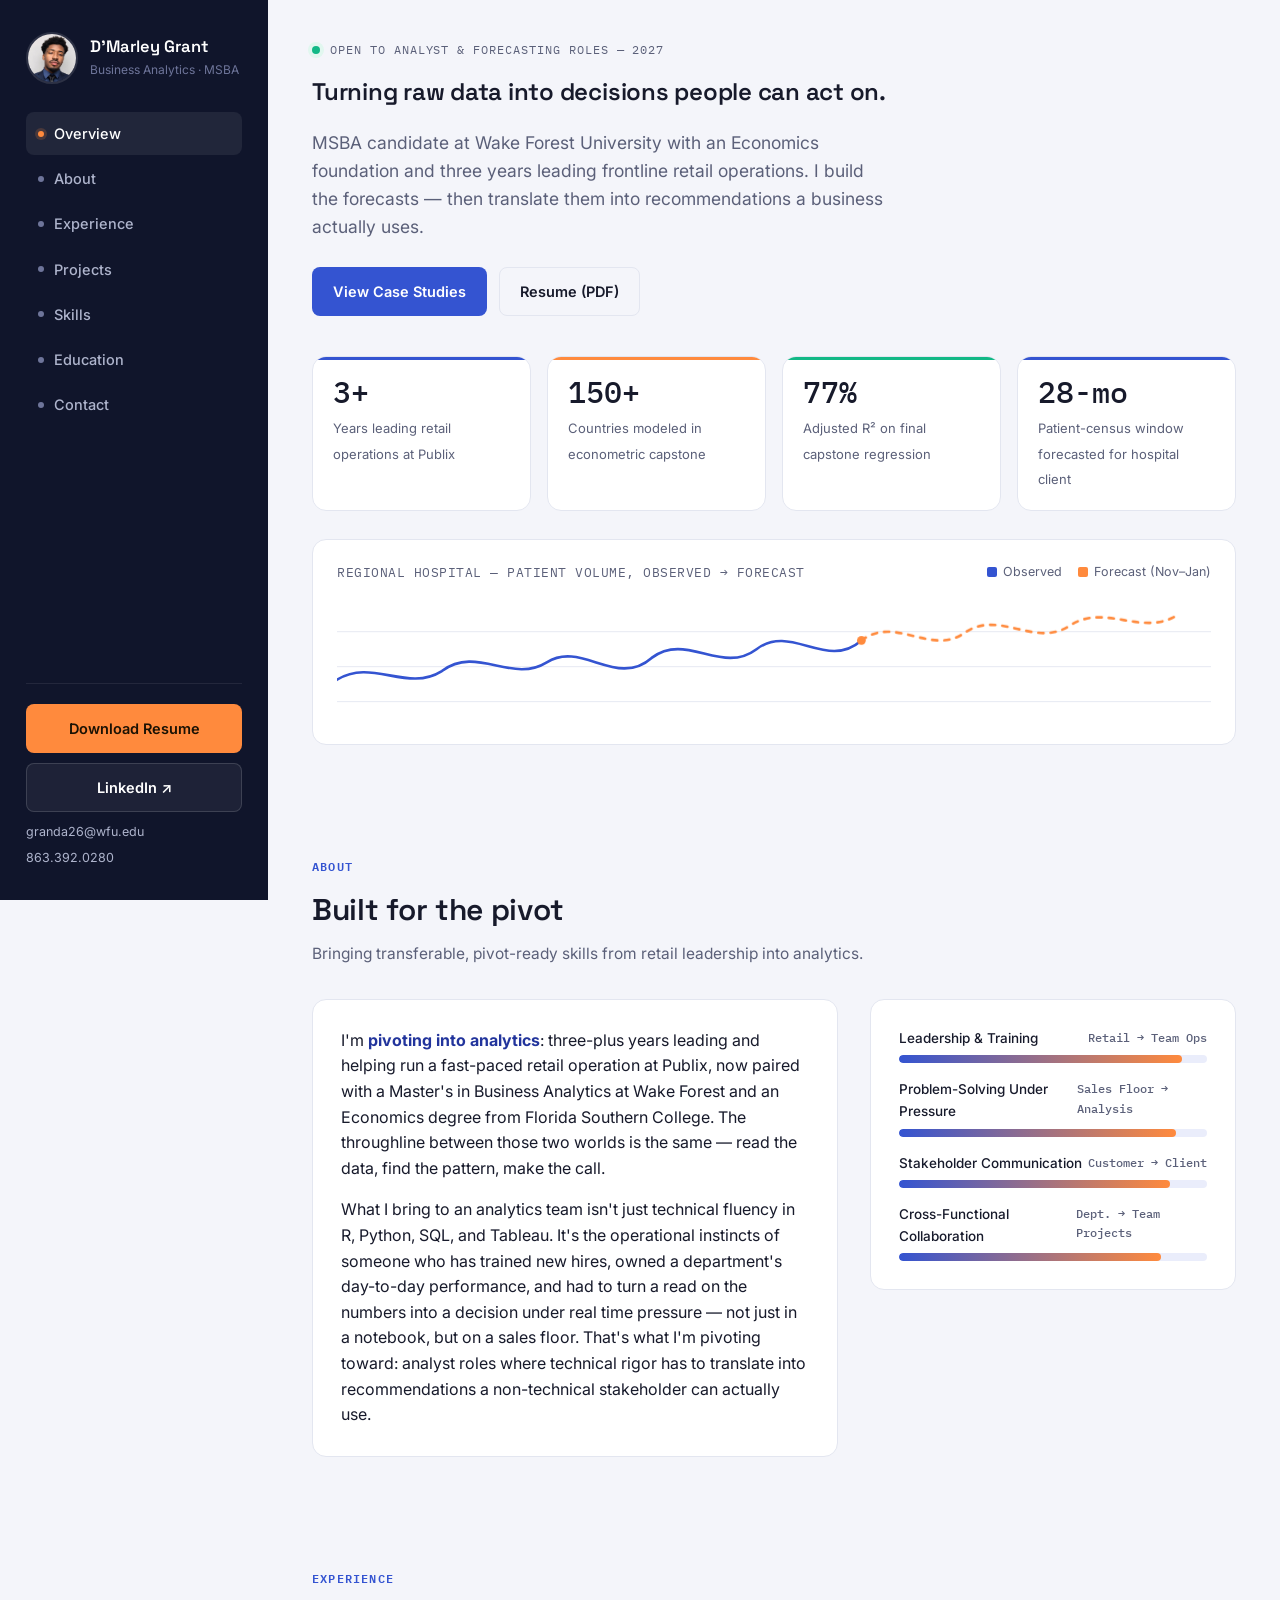
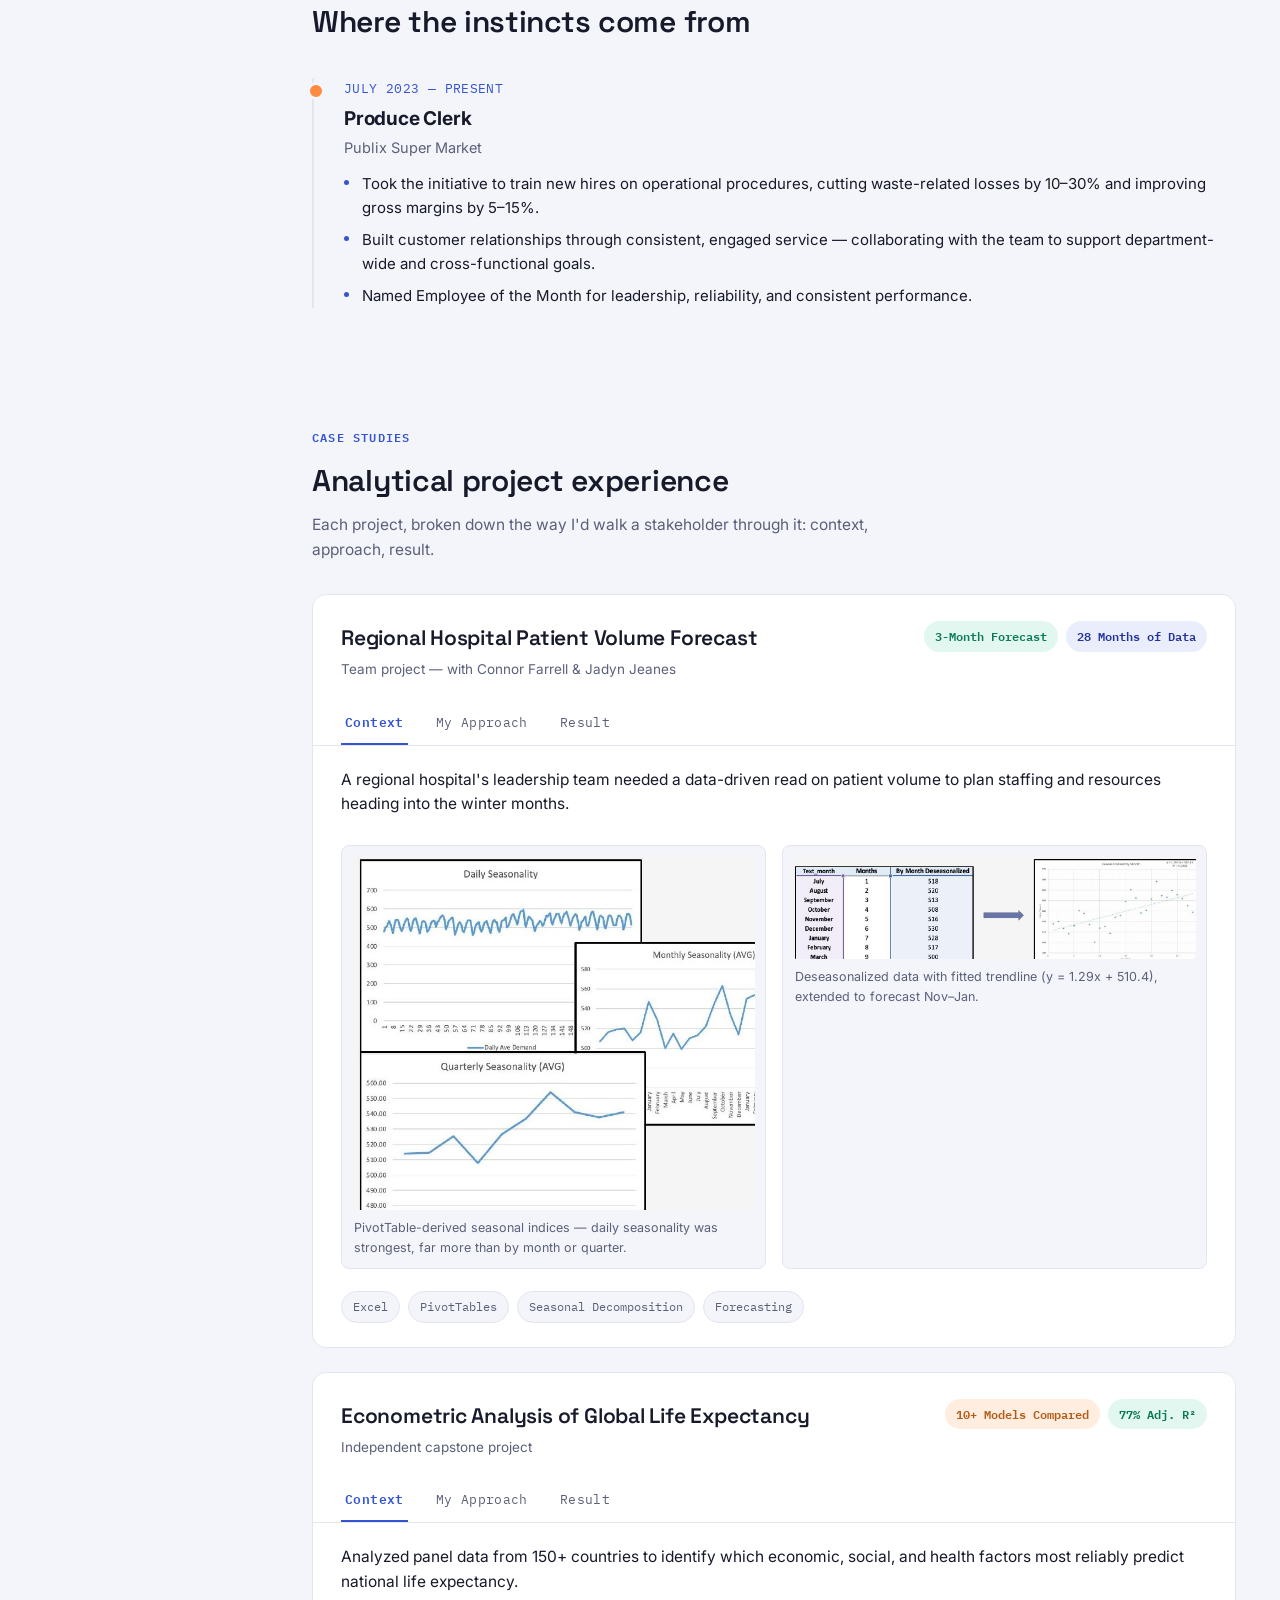
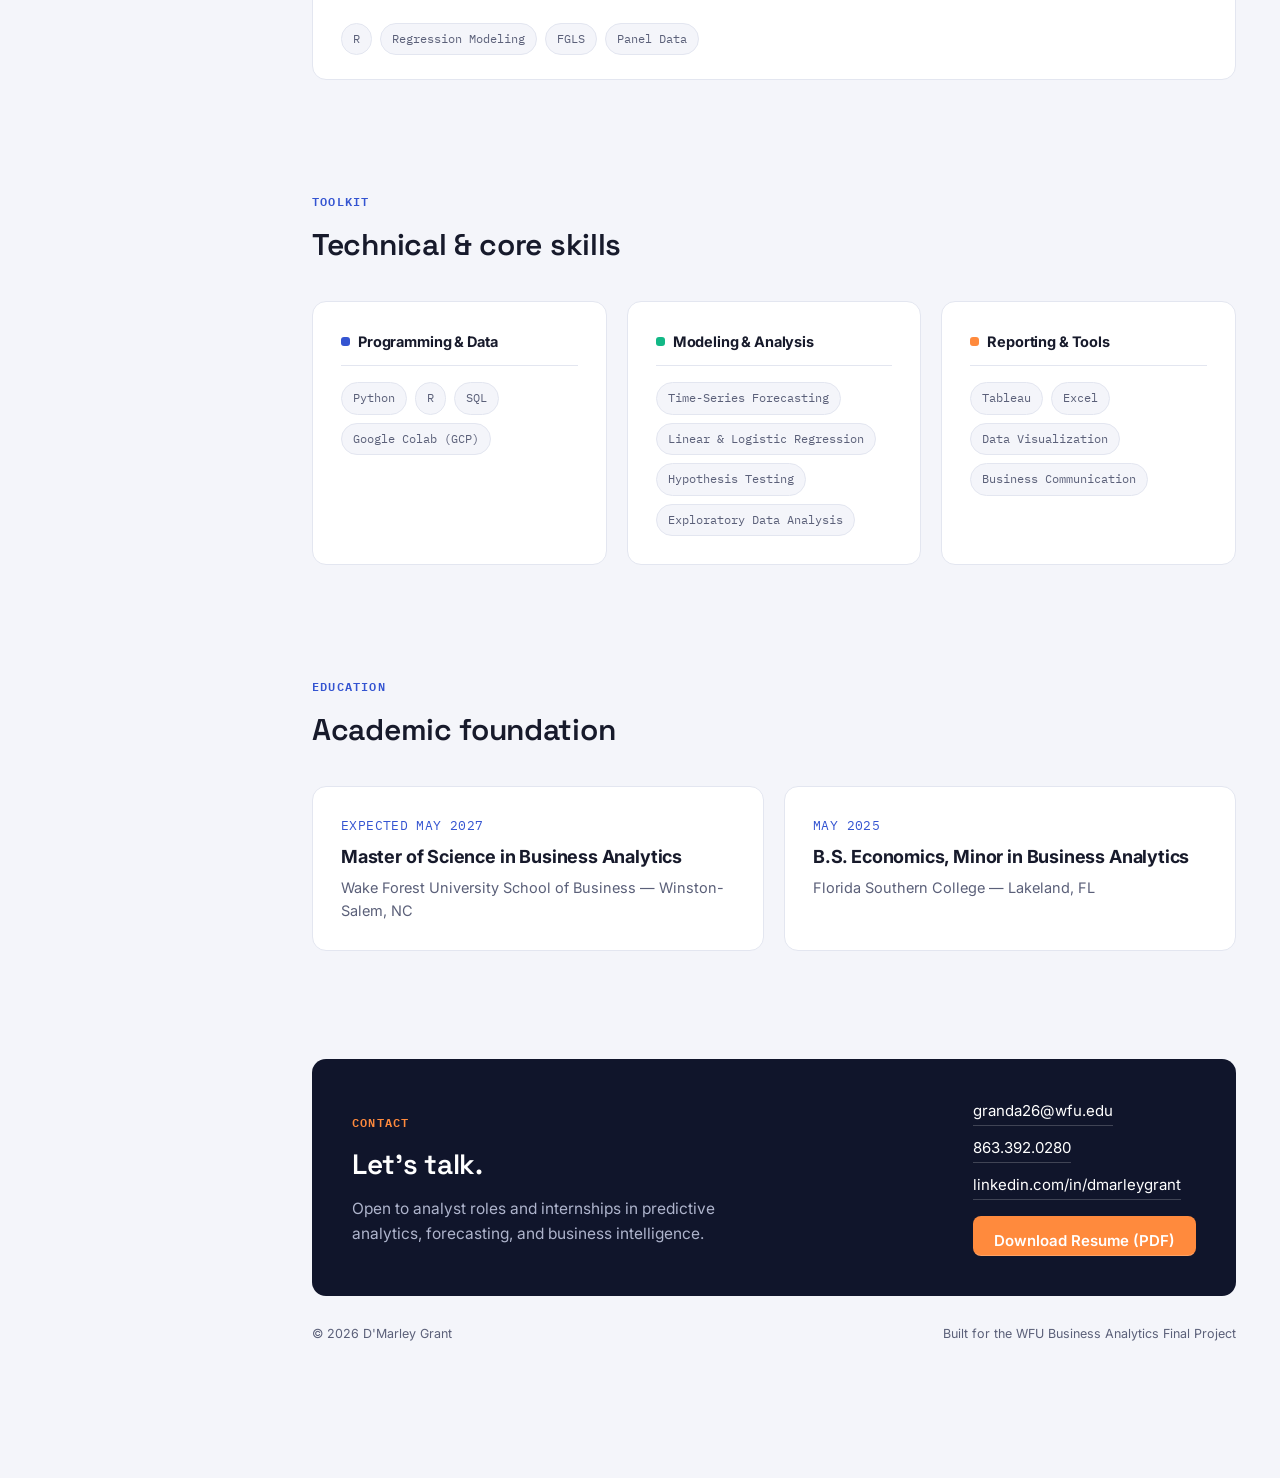
<file: download.htm>
<!DOCTYPE html>
<html lang="en" class="no-js">
<head>
<meta charset="UTF-8">
<meta name="viewport" content="width=device-width, initial-scale=1.0">
<title>D'Marley Grant | Business Analytics &amp; Econometrics</title>
<meta name="description" content="D'Marley Grant — MSBA Candidate at Wake Forest University. Predictive modeling, econometrics, and forecasting, built on a foundation of frontline leadership.">

<link rel="preconnect" href="https://fonts.googleapis.com">
<link rel="preconnect" href="https://fonts.gstatic.com" crossorigin>
<link href="https://fonts.googleapis.com/css2?family=Space+Grotesk:wght@500;600;700&family=Inter:wght@400;500;600;700&family=IBM+Plex+Mono:wght@500&display=swap" rel="stylesheet">
<link rel="stylesheet" href="style.css">
</head>
<body>

<div class="app">

  <!-- ============ SIDEBAR ============ -->
  <aside class="sidebar" id="sidebar">
    <div class="sidebar-brand">
      <div class="sidebar-portrait">
        <img src="assets/headshot.png" alt="Portrait of D'Marley Grant">
      </div>
      <div>
        <div class="sidebar-name">D'Marley Grant</div>
        <div class="sidebar-role">Business Analytics · MSBA</div>
      </div>
      <div class="mobile-bar" style="margin-left:auto;">
        <button class="mobile-toggle" id="mobileToggle" aria-label="Toggle menu" aria-expanded="false" aria-controls="sidebar">
          <span></span><span></span><span></span>
        </button>
      </div>
    </div>

    <nav class="sidebar-nav" aria-label="Section navigation">
      <a href="#overview" class="active"><span class="dot"></span>Overview</a>
      <a href="#about"><span class="dot"></span>About</a>
      <a href="#experience"><span class="dot"></span>Experience</a>
      <a href="#projects"><span class="dot"></span>Projects</a>
      <a href="#skills"><span class="dot"></span>Skills</a>
      <a href="#education"><span class="dot"></span>Education</a>
      <a href="#contact"><span class="dot"></span>Contact</a>
    </nav>

    <div class="sidebar-footer">
      <a href="assets/DMarleyGrant_Resume.pdf" class="btn btn-accent btn-block" target="_blank" rel="noopener">Download Resume</a>
      <a href="https://www.linkedin.com/in/dmarleygrant" class="btn btn-ghost-dark btn-block" target="_blank" rel="noopener">LinkedIn ↗</a>
      <div class="sidebar-contact">
        <a href="mailto:granda26@wfu.edu">granda26@wfu.edu</a>
        <a href="tel:8633920280">863.392.0280</a>
      </div>
    </div>
  </aside>

  <!-- ============ MAIN ============ -->
  <main class="main">

    <!-- OVERVIEW / HERO -->
    <section class="panel-section" id="overview">
      <div class="hero-eyebrow-row">
        <span class="live-dot" aria-hidden="true"></span>
        <span class="label">Open to Analyst &amp; Forecasting Roles — 2027</span>
      </div>
      <h1>Turning raw data into decisions people can act on.</h1>
      <p class="hero-sub">
        MSBA candidate at Wake Forest University with an Economics foundation and three years
        leading frontline retail operations. I build the forecasts — then translate them into
        recommendations a business actually uses.
      </p>
      <div class="hero-actions">
        <a href="#projects" class="btn btn-primary">View Case Studies</a>
        <a href="assets/DMarleyGrant_Resume.pdf" class="btn btn-outline" target="_blank" rel="noopener">Resume (PDF)</a>
      </div>

      <div class="kpi-grid">
        <div class="kpi-card" style="--kpi-color:#3454D1;">
          <span class="kpi-num" data-count="3" data-suffix="+">3+</span>
          <span class="kpi-label">Years leading retail operations at Publix</span>
        </div>
        <div class="kpi-card" style="--kpi-color:#FF8A3D;">
          <span class="kpi-num" data-count="150" data-suffix="+">150+</span>
          <span class="kpi-label">Countries modeled in econometric capstone</span>
        </div>
        <div class="kpi-card" style="--kpi-color:#12B886;">
          <span class="kpi-num" data-count="77" data-suffix="%">77%</span>
          <span class="kpi-label">Adjusted R² on final capstone regression</span>
        </div>
        <div class="kpi-card" style="--kpi-color:#3454D1;">
          <span class="kpi-num" data-count="28" data-suffix="-mo">28-mo</span>
          <span class="kpi-label">Patient-census window forecasted for hospital client</span>
        </div>
      </div>

      <div class="hero-chart-card">
        <div class="hero-chart-head">
          <span class="hero-chart-title">Regional Hospital — Patient Volume, Observed → Forecast</span>
          <div class="chart-legend">
            <span><i style="background:#3454D1;"></i>Observed</span>
            <span><i style="background:#FF8A3D;"></i>Forecast (Nov–Jan)</span>
          </div>
        </div>
        <svg class="forecast-svg" viewBox="0 0 1000 160" preserveAspectRatio="none" role="img" aria-label="Illustrative chart of observed patient-volume seasonality followed by a dashed three-month forecast line">
          <line x1="0" y1="130" x2="1000" y2="130" stroke="#E3E6F0" stroke-width="1"/>
          <line x1="0" y1="90" x2="1000" y2="90" stroke="#E3E6F0" stroke-width="1"/>
          <line x1="0" y1="50" x2="1000" y2="50" stroke="#E3E6F0" stroke-width="1"/>
          <path class="observed" d="M0,105 C40,80 80,120 120,95 C160,65 200,110 240,85 C280,60 320,115 360,80 C400,50 440,100 480,70 C520,40 560,95 600,60"
                fill="none" stroke="#3454D1" stroke-width="3" stroke-linecap="round"/>
          <path class="projected" d="M600,60 C640,30 680,80 720,50 C760,25 800,70 840,42 C880,18 920,55 960,32"
                fill="none" stroke="#FF8A3D" stroke-width="3" stroke-linecap="round"/>
          <circle cx="600" cy="60" r="5" fill="#FF8A3D"/>
        </svg>
      </div>
    </section>

    <!-- ABOUT -->
    <section class="panel-section" id="about">
      <div class="section-head">
        <span class="eyebrow">About</span>
        <h2 class="section-title">Built for the pivot</h2>
        <p class="section-sub">Bringing transferable, pivot-ready skills from retail leadership into analytics.</p>
      </div>
      <div class="about-layout">
        <div class="panel-card about-card">
          <p>
            I'm <strong>pivoting into analytics</strong>: three-plus years leading and helping run
            a fast-paced retail operation at Publix, now paired with a Master's in Business Analytics at
            Wake Forest and an Economics degree from Florida Southern College. The throughline
            between those two worlds is the same — read the data, find the pattern, make the call.
          </p>
          <p>
            What I bring to an analytics team isn't just technical fluency in R, Python, SQL, and
            Tableau. It's the operational instincts of someone who has trained new hires, owned a
            department's day-to-day performance, and had to turn a read on the numbers into a
            decision under real time pressure — not just in a notebook, but on a sales floor.
            That's what I'm pivoting toward: analyst roles where technical rigor has to translate
            into recommendations a non-technical stakeholder can actually use.
          </p>
        </div>
        <div class="panel-card">
          <div class="meter-group">
            <div>
              <div class="meter-row-label"><span>Leadership &amp; Training</span><span class="tag-val">Retail → Team Ops</span></div>
              <div class="meter-track"><div class="meter-fill" data-width="92" style="width:92%;"></div></div>
            </div>
            <div>
              <div class="meter-row-label"><span>Problem-Solving Under Pressure</span><span class="tag-val">Sales Floor → Analysis</span></div>
              <div class="meter-track"><div class="meter-fill" data-width="90" style="width:90%;"></div></div>
            </div>
            <div>
              <div class="meter-row-label"><span>Stakeholder Communication</span><span class="tag-val">Customer → Client</span></div>
              <div class="meter-track"><div class="meter-fill" data-width="88" style="width:88%;"></div></div>
            </div>
            <div>
              <div class="meter-row-label"><span>Cross-Functional Collaboration</span><span class="tag-val">Dept. → Team Projects</span></div>
              <div class="meter-track"><div class="meter-fill" data-width="85" style="width:85%;"></div></div>
            </div>
          </div>
        </div>
      </div>
    </section>

    <!-- EXPERIENCE -->
    <section class="panel-section" id="experience">
      <div class="section-head">
        <span class="eyebrow">Experience</span>
        <h2 class="section-title">Where the instincts come from</h2>
      </div>
      <ul class="timeline">
        <li class="timeline-item">
          <div class="timeline-meta">JULY 2023 — PRESENT</div>
          <h3>Produce Clerk</h3>
          <div class="timeline-org">Publix Super Market</div>
          <ul>
            <li>Took the initiative to train new hires on operational procedures, cutting waste-related losses by 10–30% and improving gross margins by 5–15%.</li>
            <li>Built customer relationships through consistent, engaged service — collaborating with the team to support department-wide and cross-functional goals.</li>
            <li>Named Employee of the Month for leadership, reliability, and consistent performance.</li>
          </ul>
        </li>
      </ul>
    </section>

    <!-- PROJECTS -->
    <section class="panel-section" id="projects">
      <div class="section-head">
        <span class="eyebrow">Case Studies</span>
        <h2 class="section-title">Analytical project experience</h2>
        <p class="section-sub">Each project, broken down the way I'd walk a stakeholder through it: context, approach, result.</p>
      </div>

      <article class="project-card">
        <div class="project-head">
          <div>
            <h3>Regional Hospital Patient Volume Forecast</h3>
            <div class="project-collab">Team project — with Connor Farrell &amp; Jadyn Jeanes</div>
          </div>
          <div class="project-badges">
            <span class="badge">3-Month Forecast</span>
            <span class="badge badge-blue">28 Months of Data</span>
          </div>
        </div>

        <div class="stepper-tabs" role="tablist" aria-label="Hospital project breakdown">
          <button class="stepper-tab is-active" role="tab" aria-selected="true" data-panel="hosp-context">Context</button>
          <button class="stepper-tab" role="tab" aria-selected="false" data-panel="hosp-approach">My Approach</button>
          <button class="stepper-tab" role="tab" aria-selected="false" data-panel="hosp-result">Result</button>
        </div>
        <div class="stepper-panels">
          <div class="stepper-panel is-active" id="hosp-context">
            <p>A regional hospital's leadership team needed a data-driven read on patient volume to plan staffing and resources heading into the winter months.</p>
          </div>
          <div class="stepper-panel" id="hosp-approach">
            <p>Helped isolate day-of-week and monthly seasonality from 28 months of daily patient census data using PivotTable-derived seasonal indices, built the deseasonalized regression trendline, then reseasonalized the results to produce the final forecast.</p>
          </div>
          <div class="stepper-panel" id="hosp-result">
            <p>Delivered a three-month (Nov–Jan) forecast identifying Wednesdays and Thursdays as peak-demand days and a January volume spike tied to post-holiday visits and flu season.</p>
            <div class="impact-strip"><strong>Business impact:</strong> directly informed staffing, scheduling, and supply-chain recommendations for hospital leadership.</div>
          </div>
        </div>
        <div class="project-media">
          <figure>
            <img src="assets/project-hospital-seasonality.jpg" alt="Line charts showing daily, monthly, and quarterly seasonality in hospital patient volume" loading="lazy">
            <figcaption>PivotTable-derived seasonal indices — daily seasonality was strongest, far more than by month or quarter.</figcaption>
          </figure>
          <figure>
            <img src="assets/project-hospital-regression.jpg" alt="Scatter plot with regression trendline of deseasonalized monthly patient counts, used to forecast November through January" loading="lazy">
            <figcaption>Deseasonalized data with fitted trendline (y = 1.29x + 510.4), extended to forecast Nov–Jan.</figcaption>
          </figure>
        </div>
        <div class="project-tags">
          <span class="tag">Excel</span>
          <span class="tag">PivotTables</span>
          <span class="tag">Seasonal Decomposition</span>
          <span class="tag">Forecasting</span>
        </div>
      </article>

      <article class="project-card">
        <div class="project-head">
          <div>
            <h3>Econometric Analysis of Global Life Expectancy</h3>
            <div class="project-collab">Independent capstone project</div>
          </div>
          <div class="project-badges">
            <span class="badge badge-accent">10+ Models Compared</span>
            <span class="badge">77% Adj. R²</span>
          </div>
        </div>

        <div class="stepper-tabs" role="tablist" aria-label="Life expectancy project breakdown">
          <button class="stepper-tab is-active" role="tab" aria-selected="true" data-panel="econ-context">Context</button>
          <button class="stepper-tab" role="tab" aria-selected="false" data-panel="econ-approach">My Approach</button>
          <button class="stepper-tab" role="tab" aria-selected="false" data-panel="econ-result">Result</button>
        </div>
        <div class="stepper-panels">
          <div class="stepper-panel is-active" id="econ-context">
            <p>Analyzed panel data from 150+ countries to identify which economic, social, and health factors most reliably predict national life expectancy.</p>
          </div>
          <div class="stepper-panel" id="econ-approach">
            <p>Built and compared 10+ regression specifications in R — testing interaction terms and nonlinear effects, then applying Feasible Generalized Least Squares (FGLS) correction to address heteroskedasticity across the dataset.</p>
          </div>
          <div class="stepper-panel" id="econ-result">
            <p>The final model reached 77% adjusted R², isolating education, mortality, GDP per capita, and resource access as the strongest levers.</p>
            <div class="impact-strip"><strong>Business impact:</strong> translated into clear, decision-ready policy recommendations rather than raw regression tables.</div>
          </div>
        </div>
        <div class="project-tags">
          <span class="tag">R</span>
          <span class="tag">Regression Modeling</span>
          <span class="tag">FGLS</span>
          <span class="tag">Panel Data</span>
        </div>
      </article>
    </section>

    <!-- SKILLS -->
    <section class="panel-section" id="skills">
      <div class="section-head">
        <span class="eyebrow">Toolkit</span>
        <h2 class="section-title">Technical &amp; core skills</h2>
      </div>
      <div class="skills-grid">
        <div class="panel-card skill-card">
          <h3><span class="swatch" style="background:#3454D1;"></span>Programming &amp; Data</h3>
          <div class="skill-tags">
            <span class="tag">Python</span>
            <span class="tag">R</span>
            <span class="tag">SQL</span>
            <span class="tag">Google Colab (GCP)</span>
          </div>
        </div>
        <div class="panel-card skill-card">
          <h3><span class="swatch" style="background:#12B886;"></span>Modeling &amp; Analysis</h3>
          <div class="skill-tags">
            <span class="tag">Time-Series Forecasting</span>
            <span class="tag">Linear &amp; Logistic Regression</span>
            <span class="tag">Hypothesis Testing</span>
            <span class="tag">Exploratory Data Analysis</span>
          </div>
        </div>
        <div class="panel-card skill-card">
          <h3><span class="swatch" style="background:#FF8A3D;"></span>Reporting &amp; Tools</h3>
          <div class="skill-tags">
            <span class="tag">Tableau</span>
            <span class="tag">Excel</span>
            <span class="tag">Data Visualization</span>
            <span class="tag">Business Communication</span>
          </div>
        </div>
      </div>
    </section>

    <!-- EDUCATION -->
    <section class="panel-section" id="education">
      <div class="section-head">
        <span class="eyebrow">Education</span>
        <h2 class="section-title">Academic foundation</h2>
      </div>
      <div class="edu-grid">
        <div class="panel-card edu-card">
          <div class="timeline-meta">EXPECTED MAY 2027</div>
          <h3>Master of Science in Business Analytics</h3>
          <p>Wake Forest University School of Business — Winston-Salem, NC</p>
        </div>
        <div class="panel-card edu-card">
          <div class="timeline-meta">MAY 2025</div>
          <h3>B.S. Economics, Minor in Business Analytics</h3>
          <p>Florida Southern College — Lakeland, FL</p>
        </div>
      </div>
    </section>

    <!-- CONTACT -->
    <section class="panel-section" id="contact">
      <div class="contact-card">
        <div>
          <span class="eyebrow" style="color:#FF8A3D;">Contact</span>
          <h2>Let's talk.</h2>
          <p>Open to analyst roles and internships in predictive analytics, forecasting, and business intelligence.</p>
        </div>
        <div class="contact-methods">
          <a href="mailto:granda26@wfu.edu">granda26@wfu.edu</a>
          <a href="tel:8633920280">863.392.0280</a>
          <a href="https://www.linkedin.com/in/dmarleygrant" target="_blank" rel="noopener">linkedin.com/in/dmarleygrant</a>
          <a href="assets/DMarleyGrant_Resume.pdf" class="btn btn-accent" target="_blank" rel="noopener" style="margin-top:6px;">Download Resume (PDF)</a>
        </div>
      </div>
      <div class="footer-note">
        <span>© 2026 D'Marley Grant</span>
        <span>Built for the WFU Business Analytics Final Project</span>
      </div>
    </section>

  </main>
</div>

<script src="script.js"></script>
</body>
</html>
</file>
<file: style.css>
/* ============================================================
   D'Marley Grant — Portfolio v2 "Analyst Dashboard"
   A dashboard-inspired layout: dark sidebar + light data-panel content,
   built around the visual language of BI tools (KPI cards, stepper
   case-studies, meters, charts) since that IS the subject's world.
   ============================================================ */

:root {
  --bg: #F4F5FA;
  --panel: #FFFFFF;
  --panel-border: #E3E6F0;

  --sidebar: #10152B;
  --sidebar-2: #171D3B;
  --sidebar-text: #AEB4CC;
  --sidebar-text-dim: #6E759A;

  --ink: #171A2B;
  --ink-muted: #5B6079;

  --primary: #3454D1;
  --primary-dark: #22349C;
  --primary-tint: #EAEDFB;

  --accent: #FF8A3D;
  --accent-tint: #FFEEE0;

  --teal: #12B886;
  --teal-tint: #E1F7EF;

  --font-display: "Space Grotesk", "Inter", sans-serif;
  --font-body: "Inter", -apple-system, BlinkMacSystemFont, "Segoe UI", sans-serif;
  --font-mono: "IBM Plex Mono", "SFMono-Regular", Consolas, monospace;

  --sidebar-w: 268px;
  --radius: 14px;
  --radius-sm: 8px;
}

* { box-sizing: border-box; }
html { scroll-behavior: smooth; }
@media (prefers-reduced-motion: reduce) {
  html { scroll-behavior: auto; }
  * { animation-duration: 0.001ms !important; transition-duration: 0.001ms !important; }
}

body {
  margin: 0;
  background: var(--bg);
  color: var(--ink);
  font-family: var(--font-body);
  font-size: 16px;
  line-height: 1.6;
  -webkit-font-smoothing: antialiased;
}

img { max-width: 100%; display: block; }
a { color: inherit; text-decoration: none; }
ul { list-style: none; margin: 0; padding: 0; }

a:focus-visible, button:focus-visible {
  outline: 2px solid var(--accent);
  outline-offset: 3px;
  border-radius: 4px;
}

h1, h2, h3 {
  font-family: var(--font-display);
  color: var(--ink);
  font-weight: 600;
  margin: 0;
  letter-spacing: -0.01em;
}

/* ---------------- Layout shell ---------------- */
.app {
  display: flex;
  align-items: flex-start;
  min-height: 100vh;
}

.sidebar { flex: 0 0 var(--sidebar-w); width: var(--sidebar-w); }

.main {
  flex: 1 1 auto;
  min-width: 0;
  padding: 40px 44px 80px;
  max-width: 1180px;
}

/* ---------------- Sidebar ---------------- */
.sidebar {
  background: var(--sidebar);
  color: var(--sidebar-text);
  padding: 32px 26px;
  position: sticky;
  top: 0;
  height: 100vh;
  overflow-y: auto;
  display: flex;
  flex-direction: column;
}

.sidebar-brand {
  display: flex;
  align-items: center;
  gap: 12px;
  margin-bottom: 28px;
}

.sidebar-portrait {
  width: 52px;
  height: 52px;
  border-radius: 50%;
  overflow: hidden;
  border: 2px solid rgba(255,255,255,0.12);
  flex-shrink: 0;
}
.sidebar-portrait img { width: 100%; height: 100%; object-fit: cover; }

.sidebar-name {
  font-family: var(--font-display);
  color: #fff;
  font-size: 16.5px;
  font-weight: 600;
  line-height: 1.25;
}
.sidebar-role {
  font-size: 12px;
  color: var(--sidebar-text-dim);
  margin-top: 2px;
}

.sidebar-nav {
  display: flex;
  flex-direction: column;
  gap: 2px;
  margin-bottom: 24px;
}

.sidebar-nav a {
  display: flex;
  align-items: center;
  gap: 10px;
  font-size: 14.5px;
  font-weight: 500;
  color: var(--sidebar-text);
  padding: 10px 12px;
  border-radius: var(--radius-sm);
  transition: background 0.15s ease, color 0.15s ease;
}
.sidebar-nav a:hover { background: rgba(255,255,255,0.06); color: #fff; }
.sidebar-nav a .dot {
  width: 6px; height: 6px; border-radius: 50%;
  background: var(--sidebar-text-dim);
  flex-shrink: 0;
  transition: background 0.15s ease, box-shadow 0.15s ease;
}
.sidebar-nav a:hover .dot,
.sidebar-nav a.active .dot {
  background: var(--accent);
  box-shadow: 0 0 0 3px rgba(255,138,61,0.18);
}
.sidebar-nav a.active { color: #fff; background: rgba(255,255,255,0.07); }

.sidebar-footer {
  margin-top: auto;
  padding-top: 20px;
  border-top: 1px solid rgba(255,255,255,0.08);
  display: flex;
  flex-direction: column;
  gap: 10px;
}

.sidebar-contact {
  font-size: 12.5px;
  color: var(--sidebar-text-dim);
  display: flex;
  flex-direction: column;
  gap: 6px;
}
.sidebar-contact a { color: var(--sidebar-text); transition: color 0.15s ease; }
.sidebar-contact a:hover { color: var(--accent); }

/* Mobile top bar (hidden on desktop) */
.mobile-bar {
  display: none;
}

/* ---------------- Buttons ---------------- */
.btn {
  display: inline-flex;
  align-items: center;
  justify-content: center;
  gap: 8px;
  font-family: var(--font-body);
  font-size: 14.5px;
  font-weight: 600;
  padding: 12px 20px;
  border-radius: var(--radius-sm);
  border: 1.5px solid transparent;
  cursor: pointer;
  transition: transform 0.15s ease, background 0.15s ease, border-color 0.15s ease;
}
.btn:hover { transform: translateY(-1px); }

.btn-accent { background: var(--accent); color: #1B1204; }
.btn-accent:hover { background: #FF9E5E; }

.btn-primary { background: var(--primary); color: #fff; }
.btn-primary:hover { background: var(--primary-dark); }

.btn-ghost-dark {
  background: rgba(255,255,255,0.06);
  color: #fff;
  border-color: rgba(255,255,255,0.14);
}
.btn-ghost-dark:hover { background: rgba(255,255,255,0.12); }

.btn-outline {
  background: transparent;
  border-color: var(--panel-border);
  color: var(--ink);
}
.btn-outline:hover { border-color: var(--primary); color: var(--primary); }

.btn-block { width: 100%; }

/* ---------------- Section shell ---------------- */
.panel-section { padding: 54px 0; scroll-margin-top: 24px; }
.panel-section:first-child { padding-top: 0; }

.eyebrow {
  font-family: var(--font-mono);
  font-size: 12px;
  letter-spacing: 0.1em;
  text-transform: uppercase;
  color: var(--primary);
  font-weight: 600;
  display: inline-block;
  margin-bottom: 10px;
}

.section-title { font-size: clamp(24px, 2.6vw, 30px); margin-bottom: 8px; }
.section-sub { color: var(--ink-muted); font-size: 15.5px; max-width: 62ch; margin: 0; }
.section-head { margin-bottom: 32px; }

/* ---------------- Hero ---------------- */
.hero-top {
  display: flex;
  justify-content: space-between;
  align-items: flex-start;
  gap: 40px;
  flex-wrap: wrap;
}

.hero-eyebrow-row {
  display: flex;
  align-items: center;
  gap: 10px;
  margin-bottom: 14px;
}
.live-dot {
  width: 8px; height: 8px; border-radius: 50%;
  background: var(--teal);
  box-shadow: 0 0 0 4px var(--teal-tint);
}
.hero-eyebrow-row span.label {
  font-family: var(--font-mono);
  font-size: 12px;
  letter-spacing: 0.08em;
  text-transform: uppercase;
  color: var(--ink-muted);
}

.hero h1 {
  font-size: clamp(34px, 4.2vw, 50px);
  line-height: 1.08;
  margin-bottom: 14px;
  max-width: 15ch;
}

.hero-sub {
  font-size: 17.5px;
  color: var(--ink-muted);
  max-width: 52ch;
  margin-bottom: 26px;
}

.hero-actions { display: flex; gap: 12px; flex-wrap: wrap; }

/* KPI strip */
.kpi-grid {
  display: flex;
  flex-wrap: wrap;
  gap: 16px;
  margin-top: 40px;
}

.kpi-card {
  background: var(--panel);
  border: 1px solid var(--panel-border);
  border-radius: var(--radius);
  padding: 20px 20px 18px;
  position: relative;
  overflow: hidden;
  flex: 1 1 calc(25% - 12px);
  min-width: 190px;
}
.kpi-card::before {
  content: "";
  position: absolute;
  top: 0; left: 0; right: 0;
  height: 3px;
  background: var(--kpi-color, var(--primary));
}
.kpi-num {
  font-family: var(--font-mono);
  font-size: 30px;
  font-weight: 500;
  color: var(--ink);
  line-height: 1;
  margin-bottom: 8px;
  display: block;
}
.kpi-label {
  font-size: 13px;
  color: var(--ink-muted);
  line-height: 1.35;
}

/* Signature chart */
.hero-chart-card {
  margin-top: 28px;
  background: var(--panel);
  border: 1px solid var(--panel-border);
  border-radius: var(--radius);
  padding: 22px 24px 16px;
}
.hero-chart-head {
  display: flex;
  justify-content: space-between;
  align-items: baseline;
  margin-bottom: 6px;
  flex-wrap: wrap;
  gap: 8px;
}
.hero-chart-title {
  font-family: var(--font-mono);
  font-size: 12.5px;
  letter-spacing: 0.04em;
  color: var(--ink-muted);
  text-transform: uppercase;
}
.chart-legend {
  display: flex;
  gap: 16px;
  font-size: 12.5px;
  color: var(--ink-muted);
}
.chart-legend span { display: flex; align-items: center; gap: 6px; }
.chart-legend i { width: 10px; height: 10px; border-radius: 2px; display: inline-block; }

.forecast-svg { width: 100%; height: auto; display: block; }
.forecast-svg .observed {
  stroke-dasharray: 900;
  stroke-dashoffset: 900;
  animation: draw 1.6s ease forwards 0.2s;
}
.forecast-svg .projected {
  stroke-dasharray: 6 8;
  opacity: 0;
  animation: fadein 0.8s ease forwards 1.6s;
}
@keyframes draw { to { stroke-dashoffset: 0; } }
@keyframes fadein { to { opacity: 1; } }
@media (prefers-reduced-motion: reduce) {
  .forecast-svg .observed { stroke-dashoffset: 0; animation: none; }
  .forecast-svg .projected { opacity: 1; animation: none; }
}

/* ---------------- About / meters ---------------- */
.about-layout {
  display: flex;
  flex-wrap: wrap;
  gap: 32px;
  align-items: flex-start;
}
.about-layout > .about-card { flex: 1 1 480px; }
.about-layout > .panel-card:not(.about-card) { flex: 1 1 320px; }

.panel-card {
  background: var(--panel);
  border: 1px solid var(--panel-border);
  border-radius: var(--radius);
  padding: 28px;
}

.about-card p { font-size: 16px; margin: 0 0 16px; color: var(--ink); }
.about-card p:last-child { margin-bottom: 0; }
.about-card strong { color: var(--primary-dark); }

.meter-group { display: flex; flex-direction: column; gap: 16px; }
.meter-row-label {
  display: flex;
  justify-content: space-between;
  font-size: 13.5px;
  margin-bottom: 6px;
  color: var(--ink);
  font-weight: 500;
}
.meter-row-label span.tag-val { font-family: var(--font-mono); color: var(--ink-muted); font-size: 12px; }
.meter-track {
  height: 8px;
  border-radius: 20px;
  background: var(--primary-tint);
  overflow: hidden;
}
.meter-fill {
  height: 100%;
  border-radius: 20px;
  background: linear-gradient(90deg, var(--primary), var(--accent));
  width: 0%;
  transition: width 1s cubic-bezier(.4,0,.2,1);
}

/* ---------------- Timeline ---------------- */
.timeline { border-left: 2px solid var(--panel-border); }
.timeline-item { position: relative; padding: 0 0 34px 30px; }
.timeline-item:last-child { padding-bottom: 0; }
.timeline-item::before {
  content: "";
  position: absolute;
  left: -7px; top: 4px;
  width: 12px; height: 12px;
  border-radius: 50%;
  background: var(--accent);
  border: 3px solid var(--bg);
}
.timeline-meta {
  font-family: var(--font-mono);
  font-size: 12.5px;
  color: var(--primary);
  margin-bottom: 6px;
  letter-spacing: 0.03em;
}
.timeline-item h3 { font-size: 19px; font-family: var(--font-body); font-weight: 700; margin-bottom: 2px; }
.timeline-org { font-size: 14.5px; color: var(--ink-muted); margin-bottom: 12px; }
.timeline-item ul { padding-left: 0; }
.timeline-item li {
  margin-bottom: 8px;
  font-size: 15px;
  padding-left: 18px;
  position: relative;
  color: var(--ink);
}
.timeline-item li::before {
  content: "";
  position: absolute;
  left: 0; top: 8px;
  width: 5px; height: 5px;
  border-radius: 50%;
  background: var(--primary);
}

/* ---------------- Projects: case-study stepper ---------------- */
.project-card {
  background: var(--panel);
  border: 1px solid var(--panel-border);
  border-radius: var(--radius);
  overflow: hidden;
  margin-bottom: 24px;
}
.project-card:last-child { margin-bottom: 0; }

.project-head {
  padding: 26px 28px 0;
  display: flex;
  justify-content: space-between;
  align-items: flex-start;
  gap: 20px;
  flex-wrap: wrap;
}
.project-head h3 { font-size: 21px; margin-bottom: 4px; }
.project-collab { font-size: 13.5px; color: var(--ink-muted); }

.project-badges { display: flex; gap: 8px; flex-wrap: wrap; }
.badge {
  font-family: var(--font-mono);
  font-size: 11.5px;
  padding: 6px 11px;
  border-radius: 20px;
  background: var(--teal-tint);
  color: #0A7A57;
  font-weight: 600;
  white-space: nowrap;
}
.badge.badge-blue { background: var(--primary-tint); color: var(--primary-dark); }
.badge.badge-accent { background: var(--accent-tint); color: #B25A16; }

.stepper-tabs {
  display: flex;
  gap: 4px;
  padding: 20px 28px 0;
  border-bottom: 1px solid var(--panel-border);
}
.stepper-tab {
  font-family: var(--font-mono);
  font-size: 12.5px;
  letter-spacing: 0.03em;
  padding: 10px 4px;
  margin-right: 20px;
  color: var(--ink-muted);
  border-bottom: 2px solid transparent;
  cursor: pointer;
  background: none;
  border-top: none; border-left: none; border-right: none;
  transition: color 0.15s ease, border-color 0.15s ease;
}
.stepper-tab:hover { color: var(--ink); }
.stepper-tab.is-active { color: var(--primary); border-color: var(--primary); font-weight: 600; }

.stepper-panels { padding: 22px 28px 28px; }
.stepper-panel { display: none; font-size: 15.5px; color: var(--ink); }
.stepper-panel.is-active { display: block; }
.stepper-panel p { margin: 0; }

.impact-strip {
  margin: 4px 0 0;
  padding: 14px 16px;
  background: var(--accent-tint);
  border-left: 3px solid var(--accent);
  border-radius: 0 8px 8px 0;
  font-size: 14.5px;
  color: #7A3E0C;
}
.impact-strip strong { color: #5C2E08; }

.project-media {
  display: grid;
  grid-template-columns: 1fr 1fr;
  gap: 16px;
  padding: 0 28px 22px;
}
.project-media figure {
  margin: 0;
  background: var(--bg);
  border: 1px solid var(--panel-border);
  border-radius: var(--radius-sm);
  padding: 10px;
}
.project-media img { width: 100%; height: auto; border-radius: 4px; display: block; }
.project-media figcaption { font-size: 12.5px; color: var(--ink-muted); padding: 8px 2px 0; }
@media (max-width: 720px) {
  .project-media { grid-template-columns: 1fr; }
}

.project-tags { display: flex; flex-wrap: wrap; gap: 8px; padding: 0 28px 24px; }
.tag {
  font-family: var(--font-mono);
  font-size: 11.5px;
  padding: 6px 11px;
  border-radius: 20px;
  background: var(--bg);
  color: var(--ink-muted);
  border: 1px solid var(--panel-border);
}

/* Case-study Q&A: "no JS" fallback - if JS fails, show all panels as a stacked list */
.no-js .stepper-tabs { display: none; }
.no-js .stepper-panel { display: block !important; padding-bottom: 16px; border-bottom: 1px dashed var(--panel-border); }
.no-js .stepper-panel:last-child { border-bottom: none; padding-bottom: 0; }

/* ---------------- Skills grid ---------------- */
.skills-grid {
  display: flex;
  flex-wrap: wrap;
  gap: 20px;
}
.skills-grid > .skill-card { flex: 1 1 260px; }
.skill-card h3 {
  font-size: 14.5px;
  font-family: var(--font-body);
  font-weight: 700;
  margin-bottom: 16px;
  padding-bottom: 12px;
  border-bottom: 1px solid var(--panel-border);
  display: flex;
  align-items: center;
  gap: 8px;
}
.skill-card h3 .swatch { width: 9px; height: 9px; border-radius: 3px; display: inline-block; }
.skill-tags { display: flex; flex-wrap: wrap; gap: 8px; }

/* ---------------- Education ---------------- */
.edu-grid { display: flex; flex-wrap: wrap; gap: 20px; }
.edu-grid > .edu-card { flex: 1 1 300px; }
.edu-card .timeline-meta { margin-bottom: 8px; }
.edu-card h3 { font-size: 18px; font-family: var(--font-body); font-weight: 700; margin-bottom: 4px; }
.edu-card p { margin: 0; font-size: 14.5px; color: var(--ink-muted); }

/* ---------------- Contact ---------------- */
.contact-card {
  background: var(--sidebar);
  color: #fff;
  border-radius: var(--radius);
  padding: 40px;
  display: flex;
  justify-content: space-between;
  gap: 32px;
  flex-wrap: wrap;
  align-items: center;
}
.contact-card h2 { color: #fff; font-size: 28px; margin-bottom: 10px; }
.contact-card p { color: var(--sidebar-text); max-width: 42ch; margin: 0; font-size: 15.5px; }
.contact-methods { display: flex; flex-direction: column; gap: 10px; align-items: flex-start; }
.contact-methods a {
  font-size: 15px;
  color: #fff;
  border-bottom: 1px solid rgba(255,255,255,0.2);
  padding-bottom: 2px;
}
.contact-methods a:hover { color: var(--accent); border-color: var(--accent); }

.footer-note {
  margin-top: 28px;
  font-size: 12.5px;
  color: var(--ink-muted);
  display: flex;
  justify-content: space-between;
  flex-wrap: wrap;
  gap: 8px;
}

/* ============================================================
   Responsive
   ============================================================ */
@media (max-width: 1020px) {
  .kpi-card { flex-basis: calc(50% - 8px); }
}

@media (max-width: 880px) {
  .app { flex-direction: column; }

  .sidebar {
    width: 100%;
    flex-basis: auto;
    position: sticky;
    top: 0;
    height: auto;
    z-index: 200;
    padding: 16px 20px;
    flex-direction: row;
    align-items: center;
    justify-content: space-between;
  }
  .sidebar-brand { margin-bottom: 0; }
  .sidebar-nav, .sidebar-footer { display: none; }

  .mobile-bar { display: block; }
  .mobile-toggle {
    background: rgba(255,255,255,0.08);
    border: none;
    border-radius: 8px;
    padding: 10px;
    cursor: pointer;
  }
  .mobile-toggle span {
    display: block; width: 20px; height: 2px;
    background: #fff; margin: 4px 0;
  }

  .sidebar.is-open .sidebar-nav,
  .sidebar.is-open .sidebar-footer {
    display: flex;
  }
  .sidebar.is-open {
    flex-direction: column;
    align-items: stretch;
  }
  .sidebar.is-open .sidebar-brand { margin-bottom: 20px; }

  .main { padding: 24px 20px 60px; }
  .edu-card { flex-basis: 100%; }
}

@media (max-width: 620px) {
  .kpi-card { flex-basis: calc(50% - 8px); }
  .skill-card { flex-basis: 100%; }
  .contact-card { padding: 28px; }
  .project-head { flex-direction: column; }
  .stepper-tabs { flex-wrap: wrap; }
  .hero h1 { max-width: none; }
}

@media (max-width: 420px) {
  .kpi-card { flex-basis: 100%; }
}
</file>
